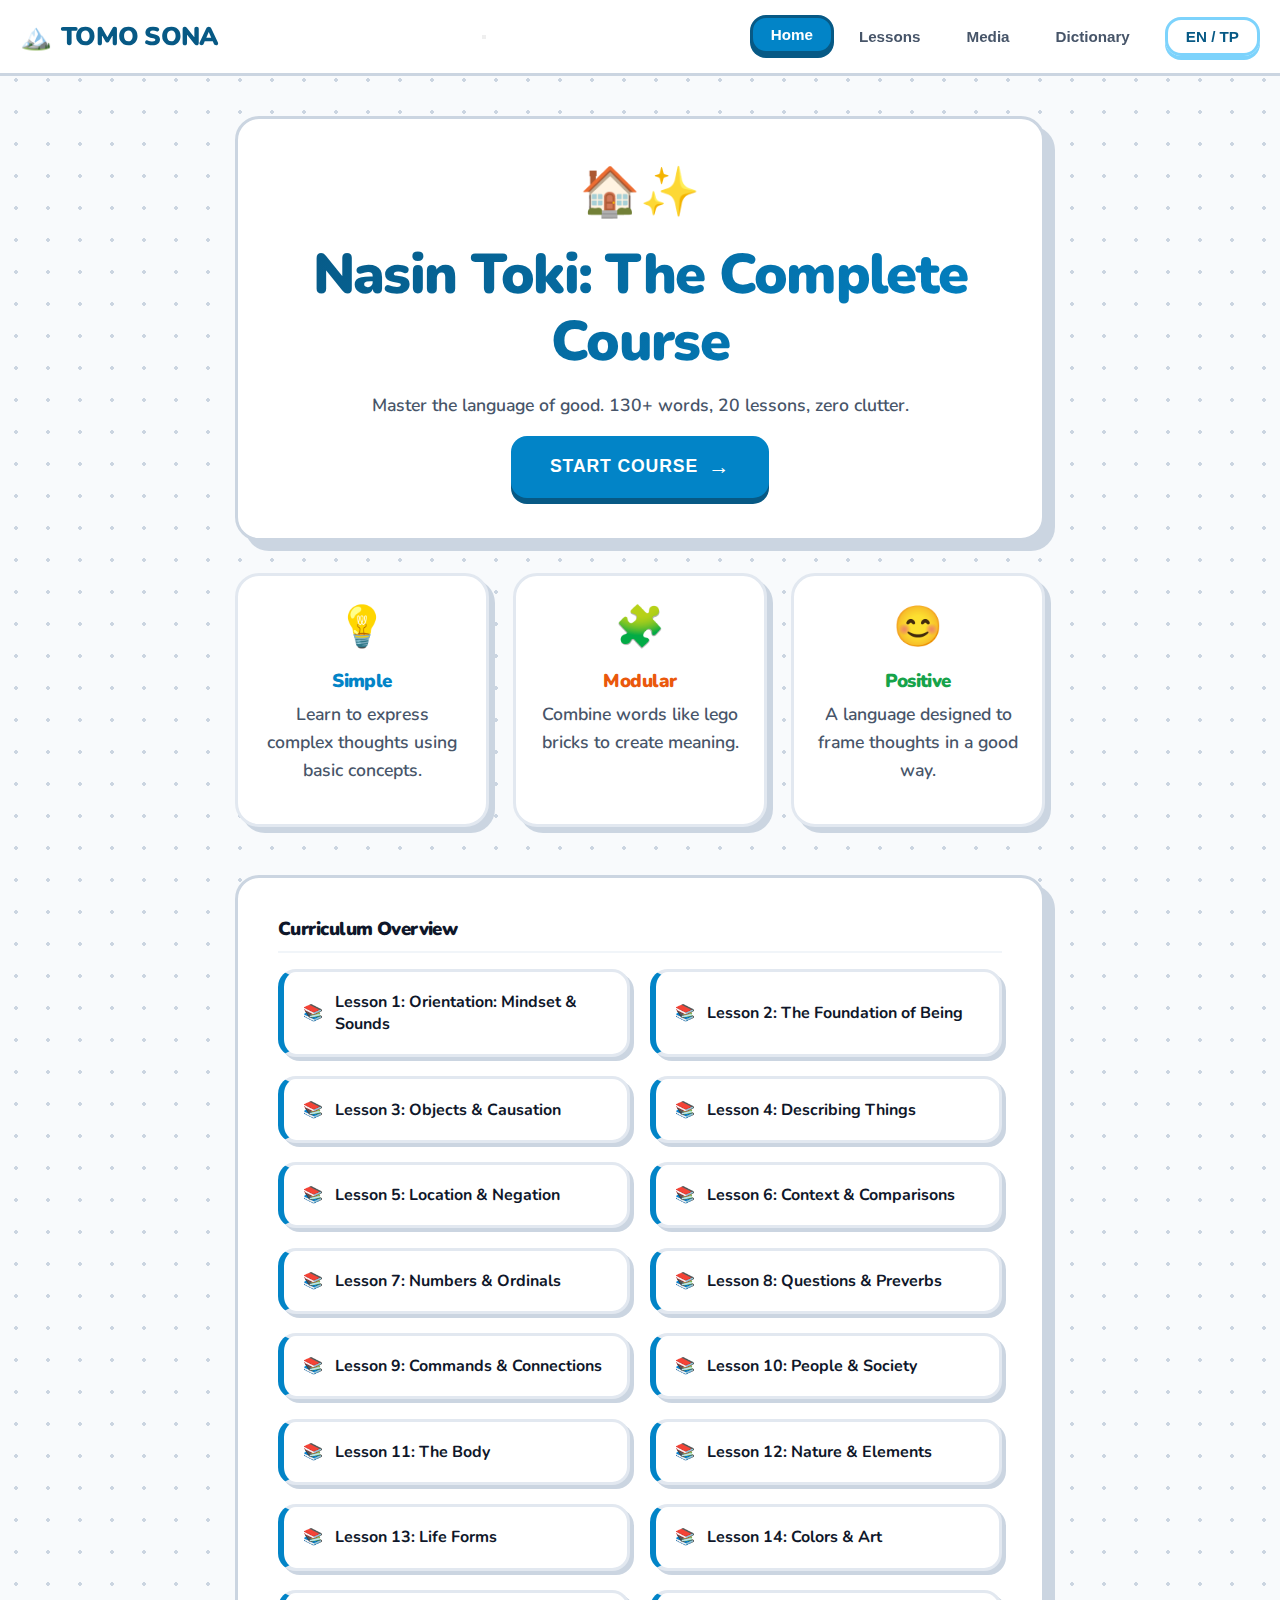
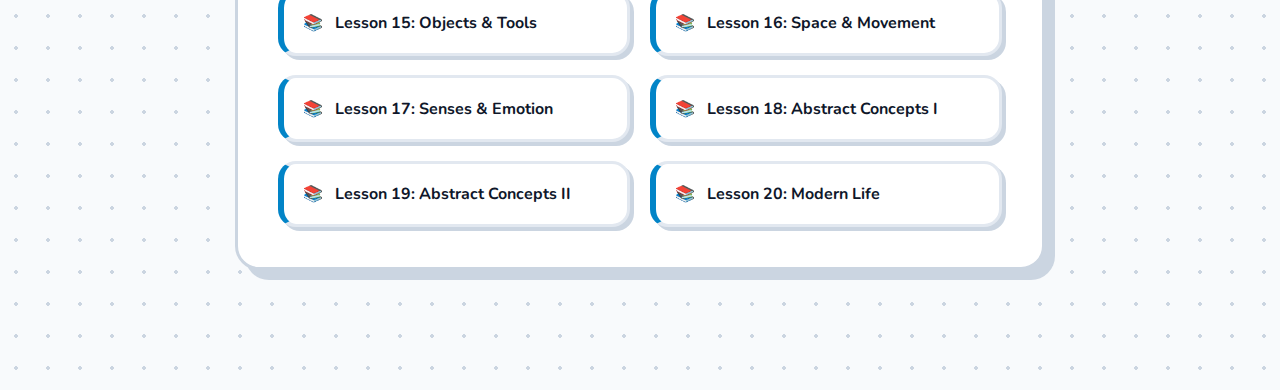
<file: index.html>
<!DOCTYPE html>
<html lang="en">
    
<head>
    <meta charset="UTF-8">
    <meta name="viewport" content="width=device-width, initial-scale=1.0">
    <meta name="description" content="Master the philosophy and vocabulary of Toki Pona through interactive lessons and stories.">
    <meta name="theme-color" content="#0284c7"> 
    
    <title>tomo sona - Learn Toki Pona</title>

    <link rel="preconnect" href="https://fonts.googleapis.com">
    <link rel="preconnect" href="https://fonts.gstatic.com" crossorigin>
    <link href="https://fonts.googleapis.com/css2?family=Nunito:wght@400;600;700;800;900&display=swap" rel="stylesheet">

    <link rel="stylesheet" href="css/style.css">
    
    <style>
        /* Ensures the loading screen is centered and colored before JS/External CSS takes over */
        .loading-state {
            display: flex;
            flex-direction: column;
            align-items: center;
            justify-content: center;
            min-height: 60vh;
            color: var(--primary-dark, #075985); /* Uses variable with fallback */
            animation: fadeIn 0.5s ease;
        }
        @keyframes fadeIn { from { opacity: 0; } to { opacity: 1; } }
    </style>

    <link rel="icon" href="data:image/svg+xml,<svg xmlns=%22http://www.w3.org/2000/svg%22 viewBox=%220 0 100 100%22><text y=%22.9em%22 font-size=%2290%22>🏔️</text></svg>">
</head>
<body>

    <header role="banner">
        <div class="logo" aria-label="Tomo Sona Logo">tomo sona</div>
        
        <button class="mobile-menu-btn" onclick="app.ui.toggleMenu()" aria-label="Toggle Menu" aria-expanded="false">
            <span class="bar"></span>
            <span class="bar"></span>
            <span class="bar"></span>
        </button>

        <nav id="main-nav" role="navigation" aria-label="Main Menu">
            <button class="nav-btn active" onclick="app.router('home')" data-icon="🏠">
                <span>Home</span>
            </button>
            <button class="nav-btn" onclick="app.router('course')" data-icon="🗺️">
                <span>Lessons</span>
            </button>
            <button class="nav-btn" onclick="app.router('media')" data-icon="📜">
                <span>Media</span>
            </button>
            <button class="nav-btn" onclick="app.router('dictionary')" data-icon="📖">
                <span>Dictionary</span>
            </button>
            
            <button class="nav-btn lang-toggle" onclick="app.toggleLang()" data-icon="EN" aria-label="Switch Language">
                <span>EN / TP</span>
            </button>
        </nav>
    </header>

    <main id="app-root" role="main">
        <div class="loading-state">
            <div style="font-size: 4rem; margin-bottom: 1rem;">🏔️</div>
            <h2 style="font-weight: 900; letter-spacing: -0.03em;">Loading...</h2>
        </div>
    </main>

    <script src="js/data.js" defer></script>
    <script src="js/app.js" defer></script>

</body>
</html>
</file>
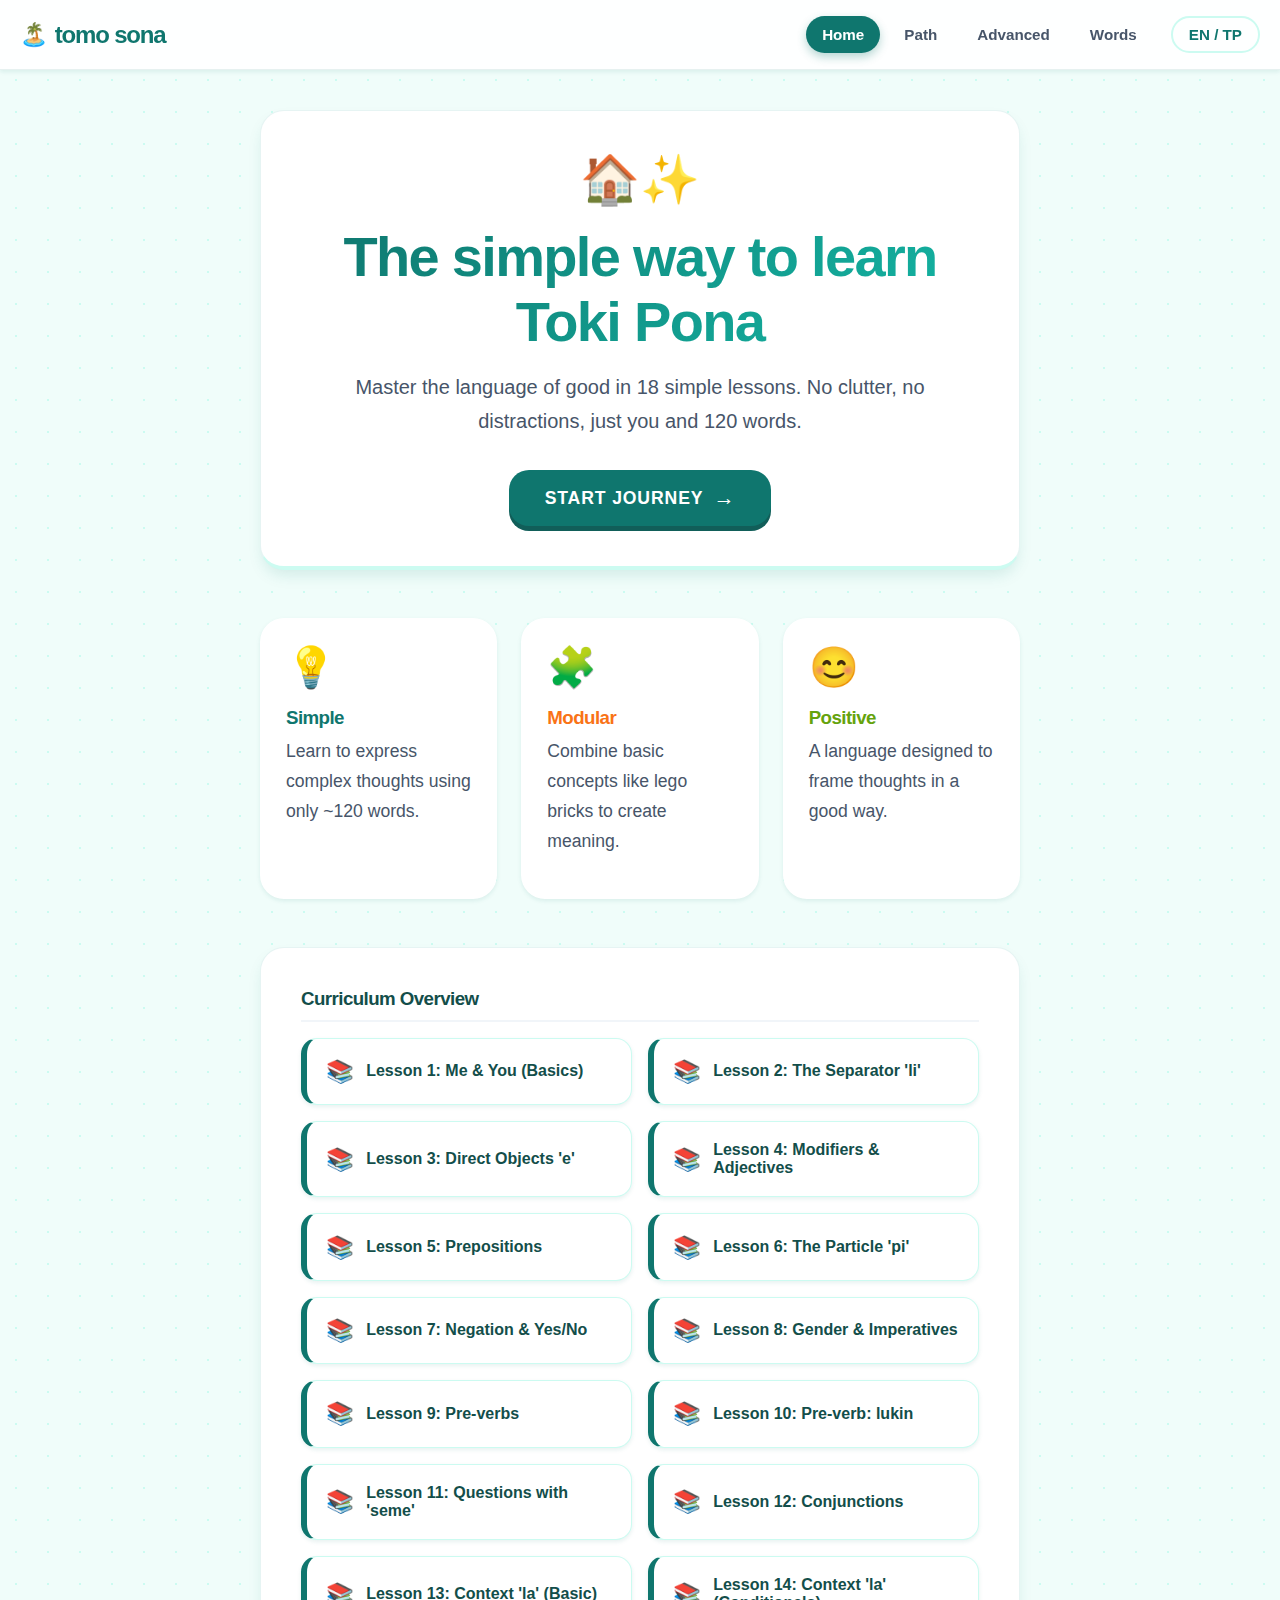
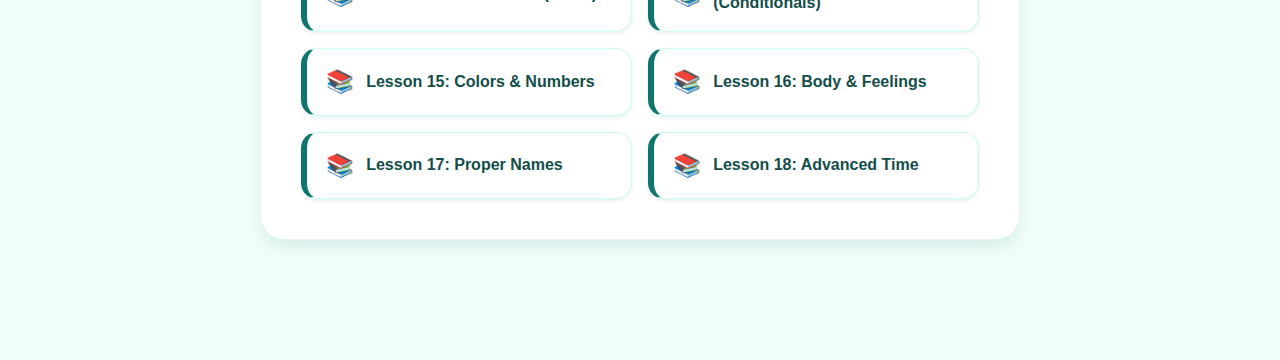
<file: tokipona2.html>
<!DOCTYPE html>
<html lang="en">
    
<head>
    <meta charset="UTF-8">
    <meta name="viewport" content="width=device-width, initial-scale=1.0">
    <title>tomo sona - Learn Toki Pona</title>
    <style>
        /* --- CSS VARIABLES & RESET --- */
        :root {
            /* FRESH PALETTE - TROPICAL TEAL & ORANGE */
            --bg-body: #f0fdfa;        /* Teal 50 - Fresh Minty Background */
            --bg-card: #ffffff;
            
            --text-main: #134e4a;      /* Teal 900 - Deep, rich text */
            --text-light: #475569;     /* Slate 600 - Balanced neutral */
            
            /* Primary: Ocean Teal - DARKENED FOR CONTRAST */
            --primary: #0f766e;        /* Teal 700 */
            --primary-dark: #115e59;   /* Teal 800 */
            --primary-light: #ccfbf1;  /* Teal 100 */
            
            /* Accent: Sunset Orange */
            --accent: #f97316;         /* Orange 500 */
            --accent-dark: #c2410c;    /* Orange 700 */
            --accent-light: #ffedd5;   /* Orange 100 */
            
            /* Success: Zesty Lime */
            --success: #65a30d;        /* Lime 600 */
            --success-dark: #3f6212;   /* Lime 800 */
            
            --error: #ef4444;          /* Red 500 */

            /* Advanced: Royal Purple */
            --advanced: #7e22ce;       /* Purple 700 */
            --advanced-light: #f3e8ff; /* Purple 100 */
            
            --nav-height: 70px;
            --radius: 24px;            /* Rounder, friendlier corners */
            
            /* COLORED SHADOWS */
            --shadow-sm: 0 2px 4px rgba(15, 118, 110, 0.1);
            --shadow-md: 0 8px 16px -4px rgba(15, 118, 110, 0.15);
            --shadow-lg: 0 20px 25px -5px rgba(15, 118, 110, 0.2), 0 8px 10px -6px rgba(15, 118, 110, 0.15);
        }

        * { box-sizing: border-box; margin: 0; padding: 0; font-family: 'Nunito', 'Segoe UI', sans-serif; -webkit-font-smoothing: antialiased; }
        
        body {
            background-color: var(--bg-body);
            color: var(--text-main);
            padding-bottom: 80px;
            background-image: radial-gradient(var(--primary-light) 1px, transparent 1px);
            background-size: 32px 32px;
            overflow-x: hidden; /* Prevent horizontal scroll from confetti */
        }

        /* --- TYPOGRAPHY --- */
        h1, h2, h3 { color: var(--text-main); margin-bottom: 0.5rem; font-weight: 800; letter-spacing: -0.03em; }
        h1 { color: var(--primary); font-size: 2.5rem; }
        p { line-height: 1.7; margin-bottom: 1rem; font-size: 1.1rem; color: var(--text-light); }
        
        /* --- NAVIGATION --- */
        header {
            position: sticky;
            top: 0;
            background: rgba(255, 255, 255, 0.9);
            backdrop-filter: blur(12px);
            border-bottom: 1px solid rgba(15, 118, 110, 0.1); 
            z-index: 1000;
            padding: 0 20px;
            display: flex;
            justify-content: space-between;
            align-items: center;
            height: var(--nav-height);
            box-shadow: var(--shadow-sm);
        }

        .logo { font-size: 1.5rem; font-weight: 900; color: var(--primary); display: flex; align-items: center; gap: 8px; letter-spacing: -0.05em;}
        .logo::before { content: '🏝️'; font-size: 1.4rem; }
        
        nav { display: flex; gap: 8px; }
        
        .nav-btn {
            background: transparent;
            border: none;
            padding: 8px 16px;
            cursor: pointer;
            font-weight: 700;
            color: var(--text-light);
            border-radius: 99px;
            transition: all 0.2s cubic-bezier(0.4, 0, 0.2, 1);
            font-size: 0.95rem;
        }

        .nav-btn:hover { background-color: var(--primary-light); color: var(--primary); transform: translateY(-1px); }
        .nav-btn.active { background-color: var(--primary); color: white; box-shadow: 0 4px 10px rgba(15, 118, 110, 0.3); }

        .lang-toggle {
            border: 2px solid var(--primary-light);
            color: var(--primary);
            margin-left: 10px;
        }

        /* --- MAIN CONTAINER --- */
        main {
            max-width: 800px;
            margin: 40px auto;
            padding: 0 20px;
            min-height: 80vh;
        }

        /* --- ANIMATIONS --- */
        .view-section { display: none; animation: fadeIn 0.4s ease-out; }
        .view-section.active { display: block; }
        @keyframes fadeIn { from { opacity: 0; transform: translateY(10px); } to { opacity: 1; transform: translateY(0); } }
        
        @keyframes slideInRight { from { opacity: 0; transform: translateX(20px); } to { opacity: 1; transform: translateX(0); } }
        @keyframes popIn { from { opacity: 0; transform: scale(0.9); } to { opacity: 1; transform: scale(1); } }

        /* --- CONFETTI ANIMATION --- */
        .confetti {
            position: fixed;
            width: 10px;
            height: 10px;
            background-color: #f00;
            animation: fall linear forwards;
            z-index: 2000; /* On top of everything */
            pointer-events: none;
        }

        @keyframes fall {
            to { transform: translateY(100vh) rotate(720deg); opacity: 0; }
        }

        /* --- COMPONENTS --- */
        .card {
            background: var(--bg-card);
            border-radius: var(--radius);
            box-shadow: var(--shadow-md);
            padding: 2.5rem;
            border: 1px solid rgba(13, 148, 136, 0.1);
        }

        /* Hero Section on Home */
        .hero { text-align: center; border-bottom: 4px solid var(--primary-light); }
        .hero h1 { font-size: 3.5rem; margin-bottom: 1rem; background: linear-gradient(135deg, var(--primary) 0%, #14b8a6 100%); -webkit-background-clip: text; -webkit-text-fill-color: transparent; }
        .hero p { font-size: 1.25rem; color: var(--text-light); max-width: 600px; margin: 0 auto 2rem auto; }
        
        .features-grid {
            display: grid;
            grid-template-columns: repeat(3, 1fr);
            gap: 1.5rem;
            margin-bottom: 3rem;
        }
        .feature-card {
            background: white;
            padding: 1.5rem;
            border-radius: var(--radius);
            box-shadow: var(--shadow-sm);
            border: 2px solid transparent;
            transition: all 0.2s cubic-bezier(0.4, 0, 0.2, 1);
        }
        .feature-card:hover { transform: translateY(-6px); box-shadow: var(--shadow-lg); border-color: var(--primary-light); }
        .feature-icon { font-size: 2.5rem; margin-bottom: 1rem; display: block; }

        /* Outline Grid */
        .outline-grid {
            display: grid;
            grid-template-columns: repeat(auto-fill, minmax(280px, 1fr));
            gap: 1rem;
            margin-top: 1rem;
        }
        .outline-item {
            background: white;
            padding: 1.2rem;
            border-radius: 16px;
            border: 1px solid var(--primary-light);
            display: flex;
            align-items: center;
            gap: 12px;
            font-weight: 700;
            color: var(--text-main);
            transition: transform 0.2s;
            box-shadow: var(--shadow-sm);
        }
        .outline-item:hover { transform: translateX(4px); border-color: var(--primary); }
        .outline-item.lesson-item { border-left: 6px solid var(--primary); }
        .outline-icon { opacity: 1; font-size: 1.4rem; }

        /* Advanced Card Styles */
        .advanced-card {
            border-left: 6px solid var(--advanced);
        }
        .advanced-icon {
            color: var(--advanced);
            background: var(--advanced-light);
            width: 50px; height: 50px;
            border-radius: 50%;
            display: flex; align-items: center; justify-content: center;
            font-size: 1.5rem;
            margin-right: 15px;
        }

        /* --- SINE WAVE PATH STYLE --- */
        .path-wrapper {
            position: relative;
            max-width: 600px;
            margin: 0 auto;
            padding-bottom: 100px;
        }

        .path-svg {
            position: absolute;
            top: 0;
            left: 0;
            width: 100%;
            height: 100%;
            z-index: 0;
            pointer-events: none;
        }

        .path-svg path {
            fill: none;
            stroke: #ccfbf1;
            stroke-width: 16;
            stroke-linecap: round;
            filter: drop-shadow(0 4px 6px rgba(13, 148, 136, 0.1));
        }

        .path-node-container {
            position: absolute;
            transform: translateX(-50%);
            display: flex;
            align-items: center;
            justify-content: center;
            z-index: 2;
        }

        /* 3D Circular Button */
        .path-icon-btn {
            width: 80px;
            height: 80px;
            border-radius: 50%;
            background-color: var(--primary);
            box-shadow: 0 10px 0 var(--primary-dark), 0 20px 25px rgba(15, 118, 110, 0.4);
            display: flex;
            align-items: center;
            justify-content: center;
            font-size: 2rem;
            color: white;
            cursor: pointer;
            transition: transform 0.1s, box-shadow 0.1s;
            border: 6px solid white; 
        }

        .path-icon-btn:active {
            transform: translateY(10px);
            box-shadow: 0 0 0 var(--primary-dark);
        }

        .path-icon-btn:hover {
            transform: scale(1.05) translateY(-2px);
            background-color: #115e59;
        }

        .path-icon-btn.start-node {
            background-color: var(--success);
            box-shadow: 0 10px 0 var(--success-dark), 0 20px 25px rgba(63, 98, 18, 0.4);
            width: 90px;
            height: 90px;
            font-size: 2.5rem;
        }
        
        .path-icon-btn.test-node {
            background-color: var(--accent);
            box-shadow: 0 10px 0 var(--accent-dark), 0 20px 25px rgba(194, 65, 12, 0.4);
            border-radius: 30px;
        }

        /* Start Bubble */
        .start-bubble {
            position: absolute;
            top: -60px;
            left: 50%;
            transform: translateX(-50%);
            background: white;
            border: 3px solid var(--success);
            padding: 8px 16px;
            border-radius: 14px;
            font-weight: 800;
            color: var(--success-dark);
            box-shadow: var(--shadow-md);
            text-transform: uppercase;
            letter-spacing: 0.05em;
            animation: bounce 2s infinite;
            white-space: nowrap;
            z-index: 5;
        }
        .start-bubble::after {
            content: '';
            position: absolute;
            bottom: -6px;
            left: 50%;
            transform: translateX(-50%);
            border-left: 6px solid transparent;
            border-right: 6px solid transparent;
            border-top: 6px solid var(--success);
        }

        @keyframes bounce {
            0%, 100% { transform: translateY(0) translateX(-50%); }
            50% { transform: translateY(-6px) translateX(-50%); }
        }

        /* Lesson Card (Popout) */
        .path-card {
            position: absolute;
            top: 50%;
            transform: translateY(-50%);
            background: white;
            padding: 1.2rem;
            border-radius: 20px;
            border: 2px solid #ccfbf1;
            box-shadow: var(--shadow-sm);
            width: 190px;
            transition: all 0.2s cubic-bezier(0.175, 0.885, 0.32, 1.275);
            cursor: pointer;
            text-align: left;
            opacity: 0.9;
        }
        
        .path-card:hover {
            transform: translateY(-50%) scale(1.1);
            border-color: var(--primary);
            opacity: 1;
            z-index: 10;
            box-shadow: var(--shadow-md);
        }

        .path-card.left { right: 110px; text-align: right; }
        .path-card.right { left: 110px; text-align: left; }

        .path-card h3 { margin: 0; font-size: 1rem; color: var(--text-main); font-weight: 800; }
        .path-card p { margin: 2px 0 0 0; font-size: 0.85rem; color: var(--text-light); line-height: 1.3; font-weight: 600; }

        /* --- NEW LESSON LAYOUT (STEPPER) --- */
        .lesson-container {
            max-width: 700px;
            margin: 0 auto;
        }

        .progress-header {
            margin-bottom: 2rem;
            display: flex;
            align-items: center;
            gap: 15px;
        }

        .close-btn {
            background: white;
            border: 2px solid #e5e7eb;
            border-radius: 50%;
            width: 40px; height: 40px;
            font-size: 1.2rem;
            cursor: pointer;
            color: var(--text-light);
            display: flex; align-items: center; justify-content: center;
            transition: all 0.2s;
        }
        .close-btn:hover { color: var(--error); border-color: var(--error); transform: rotate(90deg); }

        .progress-track {
            flex-grow: 1;
            height: 16px;
            background: #ccfbf1;
            border-radius: 99px;
            overflow: hidden;
            border: 2px solid white;
            box-shadow: 0 0 0 2px #ccfbf1;
        }

        .progress-fill {
            height: 100%;
            background: linear-gradient(90deg, var(--success) 0%, #a3e635 100%);
            width: 0%;
            transition: width 0.5s cubic-bezier(0.4, 0, 0.2, 1);
            border-radius: 99px;
        }

        /* Lesson Slides */
        .lesson-slide {
            display: none;
            animation: slideInRight 0.4s cubic-bezier(0.34, 1.56, 0.64, 1);
        }
        .lesson-slide.active { display: block; }

        .slide-footer {
            margin-top: 2rem;
            border-top: 2px solid #e5e7eb;
            padding-top: 2rem;
            display: flex;
            justify-content: space-between;
            align-items: center;
        }

        .slide-status { font-weight: 800; color: var(--primary-dark); font-size: 1rem; letter-spacing: 0.05em; }

        /* NEW VOCABULARY SECTION CARD (Eye-Catching) */
        .vocab-section-card {
            background: linear-gradient(to bottom right, #ffffff, var(--primary-light));
            border: 4px solid var(--primary-light);
            border-radius: 32px;
            padding: 3rem 1.5rem 1.5rem 1.5rem;
            box-shadow: var(--shadow-lg);
            margin-bottom: 2.5rem;
            position: relative;
            margin-top: 2rem; /* Increased top margin to prevent clipping */
        }

        .vocab-badge {
            position: absolute;
            top: -22px;
            left: 50%;
            transform: translateX(-50%);
            background: var(--primary);
            color: white;
            padding: 10px 30px;
            border-radius: 99px;
            font-size: 1.1rem;
            font-weight: 800;
            letter-spacing: 0.05em;
            box-shadow: 0 4px 6px rgba(15, 118, 110, 0.3), 0 0 0 4px #ffffff;
            white-space: nowrap;
            z-index: 2;
        }

        /* Flashcards (Restyled for Grid) */
        .vocab-grid { 
            display: grid; 
            grid-template-columns: repeat(auto-fill, minmax(140px, 1fr)); 
            gap: 2rem; /* Increased Row Spacing */
            margin-bottom: 2rem; 
        }
        
        .flashcard { 
            background: transparent; 
            height: 170px; 
            perspective: 1000px; 
            cursor: pointer; 
        }
        .flashcard-inner { 
            position: relative; width: 100%; height: 100%; 
            transition: transform 0.6s cubic-bezier(0.4, 0, 0.2, 1); 
            transform-style: preserve-3d; 
        }
        .flashcard.flipped .flashcard-inner { transform: rotateY(180deg); }
        
        .flashcard-front, .flashcard-back {
            position: absolute; width: 100%; height: 100%; backface-visibility: hidden;
            display: flex; flex-direction: column; align-items: center; justify-content: center;
            border-radius: 20px; padding: 1rem; box-shadow: 0 4px 0 #cbd5e1;
            text-align: center; border: 2px solid #e2e8f0;
            background: white;
        }
        
        .flashcard:active .flashcard-front { transform: translateY(4px); box-shadow: none; }
        
        .flashcard-front { color: var(--text-main); }
        .flashcard-front h3 { color: var(--primary); margin: 0; font-size: 1.4rem; }
        
        .flashcard-back { 
            background: var(--primary-light); 
            color: var(--primary-dark); 
            transform: rotateY(180deg); 
            border-color: var(--primary);
            box-shadow: 0 4px 0 var(--primary);
        }
        .flashcard-back p { font-size: 1rem; margin: 0; line-height: 1.4; }

        /* Quiz */
        .option-btn {
            padding: 18px 24px; background: white; border: 2px solid #e2e8f0;
            border-radius: 18px; cursor: pointer; font-weight: 700; color: var(--text-main);
            transition: all 0.2s; box-shadow: 0 4px 0 #cbd5e1;
            margin-bottom: 0;
            text-align: left;
            display: flex; justify-content: space-between; align-items: center;
            font-size: 1.05rem;
        }
        .option-btn:active { transform: translateY(4px); box-shadow: none; }
        .option-btn:hover { border-color: var(--primary); color: var(--primary); transform: translateY(-2px); box-shadow: 0 6px 0 var(--primary-light); }
        
        .option-btn.correct { background: #ecfccb; border-color: var(--success); color: #365314; box-shadow: 0 4px 0 var(--success); }
        .option-btn.incorrect { background: #fee2e2; border-color: var(--error); color: #991b1b; box-shadow: 0 4px 0 var(--error); }

        /* Content Boxes */
        .grammar-box, .story-box { padding: 2rem; border-radius: var(--radius); margin-bottom: 1.5rem; line-height: 1.8; box-shadow: inset 0 2px 4px rgba(0,0,0,0.03); }
        .grammar-box { background: #f0fdfa; border: 2px solid #99f6e4; color: #115e59; }
        .story-box { background: #fff7ed; border: 2px solid #fed7aa; color: #9a3412; font-size: 1.15rem; }
        
        .grammar-box h3 { color: #0d9488; margin-top: 0; font-size: 1.3rem; }
        .grammar-box ul { padding-left: 20px; margin-bottom: 1rem; }
        .grammar-box li { margin-bottom: 8px; }

        /* Buttons */
        .btn {
            background: var(--primary); color: white; padding: 16px 36px; border: none;
            border-radius: 20px; cursor: pointer; font-size: 1.1rem; font-weight: 800;
            box-shadow: 0 5px 0 var(--primary-dark); transition: transform 0.1s;
            display: inline-flex; align-items: center; gap: 10px; text-transform: uppercase; letter-spacing: 0.05em;
        }
        .btn:hover { background: #115e59; transform: translateY(-2px); box-shadow: 0 7px 0 var(--primary-dark); }
        .btn:active { transform: translateY(5px); box-shadow: none; }
        
        .btn-outline { background: white; color: var(--text-main); border: 2px solid #e5e7eb; box-shadow: 0 5px 0 #cbd5e1; }
        .btn-outline:hover { border-color: #cbd5e1; background: #f9fafb; transform: translateY(-2px); box-shadow: 0 7px 0 #cbd5e1; }
        .btn-outline:active { transform: translateY(5px); box-shadow: none; }
        
        .btn-success { background: var(--success); box-shadow: 0 5px 0 var(--success-dark); }
        .btn-success:hover { background: #4d7c0f; transform: translateY(-2px); box-shadow: 0 7px 0 var(--success-dark); }
        .btn-success:active { transform: translateY(5px); box-shadow: none; }

        .btn:disabled { opacity: 0.5; cursor: not-allowed; transform: none; box-shadow: none; background: #9ca3af; }

        /* Results Card */
        .results-card {
            text-align: center;
            padding: 3rem 1rem;
            animation: popIn 0.5s cubic-bezier(0.175, 0.885, 0.32, 1.275);
        }
        .score-circle {
            width: 160px; height: 160px; border-radius: 50%;
            background: var(--primary); color: white;
            display: flex; flex-direction: column; align-items: center; justify-content: center;
            margin: 0 auto 2rem auto;
            border: 8px solid var(--primary-light);
            box-shadow: 0 20px 40px rgba(15, 118, 110, 0.3);
            animation: bounce 2s infinite ease-in-out;
        }
        .score-val { font-size: 3.5rem; font-weight: 900; line-height: 1; }
        .score-max { font-size: 1.2rem; opacity: 0.9; }

        /* Responsive */
        @media (max-width: 600px) {
            .hero h1 { font-size: 2.5rem; }
            .nav-btn span { display: none; }
            .nav-btn::after { content: attr(data-icon); font-size: 1.2rem; }
            
            .path-card { width: 140px; font-size: 0.8rem; }
            .path-card.left { right: 90px; }
            .path-card.right { left: 90px; }

            .grammar-box, .story-box, .card { padding: 1.5rem; }
            .vocab-grid { grid-template-columns: repeat(2, 1fr); }
            
            /* ADDED: Stack features on mobile, but keep row on desktop */
            .features-grid { grid-template-columns: 1fr; }
        }
    </style>
</head>
<body>

    <header>
        <div class="logo">tomo sona</div>
        <nav>
            <button class="nav-btn active" onclick="app.router('home')" data-icon="🏠"><span>Home</span></button>
            <button class="nav-btn" onclick="app.router('path')" data-icon="🗺️"><span>Path</span></button>
            <button class="nav-btn" onclick="app.router('advanced')" data-icon="🚀"><span>Advanced</span></button>
            <button class="nav-btn" onclick="app.router('dictionary')" data-icon="📖"><span>Words</span></button>
            <button class="nav-btn lang-toggle" onclick="app.toggleLang()">EN / TP</button>
        </nav>
    </header>

    <main id="app-root">
        </main>

    <script>
        /**
         * TOKI PONA EDUCATIONAL DATA
         */
        
        const UI_TEXT = {
            en: {
                welcome: "The simple way to learn Toki Pona",
                intro: "Master the language of good in 18 simple lessons. No clutter, no distractions, just you and 120 words.",
                start: "Start Journey",
                lesson: "Lesson",
                test: "Checkpoint",
                vocab: "New Vocabulary",
                grammar: "Grammar Rules",
                story: "Story Time",
                quiz: "Quick Quiz",
                next: "CONTINUE",
                finish: "COMPLETE LESSON",
                score: "Lesson Complete!",
                scoreMsg: "You scored:",
                back: "Back",
                outline: "Curriculum Overview",
                tapToFlip: "Tap cards to flip",
                simpleTitle: "Simple",
                simpleDesc: "Learn to express complex thoughts using only ~120 words.",
                modularTitle: "Modular",
                modularDesc: "Combine basic concepts like lego bricks to create meaning.",
                positiveTitle: "Positive",
                positiveDesc: "A language designed to frame thoughts in a good way.",
                dictTitle: "Dictionary",
                dictDesc: "All words learned so far.",
                startNode: "Start",
                perfect: "Perfect!",
                good: "Good Job!",
                tryAgain: "Try Again",
                homeNav: "Home",
                pathNav: "Path",
                wordsNav: "Words",
                advancedNav: "Advanced",
                advancedTitle: "Advanced Studies",
                advancedDesc: "Deep dives into numbers, time, and complex grammar."
            },
            tp: {
                welcome: "nasin pona pi kama sona",
                intro: "o kama sona e toki pona kepeken nasin lili. ijo ike li lon ala. sina en nimi 120 taso li lon.",
                start: "o tawa nasin",
                lesson: "sona",
                test: "kipisi kute",
                vocab: "nimi sin",
                grammar: "nasin toki",
                story: "musi toki",
                quiz: "pilin sona",
                next: "TAWA",
                finish: "PINI SONA",
                score: "pini pona!",
                scoreMsg: "nanpa sina:",
                back: "tawa",
                outline: "lukin nasin",
                tapToFlip: "o luka e lipu",
                simpleTitle: "pona",
                simpleDesc: "toki e ijo suli kepeken nimi lili.",
                modularTitle: "lili",
                modularDesc: "o kama sona e ijo lili. o wan e ona.",
                positiveTitle: "pilin",
                positiveDesc: "toki ni li tawa pilin pona.",
                dictTitle: "lipu nimi",
                dictDesc: "nimi ale pi kama sona.",
                startNode: "open",
                perfect: "pona mute!",
                good: "pona!",
                tryAgain: "o kama sona sin.",
                homeNav: "tomo",
                pathNav: "nasin",
                wordsNav: "nimi",
                advancedNav: "suli",
                advancedTitle: "sona suli",
                advancedDesc: "o kama sona e nanpa e tenpo e ijo mute."
            }
        };

        const curriculum = [
            // --- SECTION 1: BASICS ---
            {
                id: 1, type: "lesson", title: "Me & You (Basics)", desc: "Pronouns and Identity",
                vocab: [
                    { word: "mi", def: "I, me, we, us", type: "pronoun", ex: "mi moku. (I eat.)" },
                    { word: "sina", def: "you", type: "pronoun", ex: "sina pona. (You are good.)" },
                    { word: "jan", def: "person, human, to personify", type: "n/v/adj", ex: "jan li lape. (The person sleeps.)" },
                    { word: "pona", def: "good, simple, to fix", type: "n/v/adj", ex: "mi pona. (I am good.)" },
                    { word: "moku", def: "food, to eat/drink", type: "n/v/adj", ex: "mi moku. (I eat.)" }
                ],
                grammar: `
                    <h3>1. The Golden Rule: X li Y</h3>
                    <p>Welcome to Toki Pona! In English, we worry about verb tenses and complex grammar. Here, we care about <strong>context</strong>.</p>
                    
                    <p>A basic sentence has a Subject (what we are talking about) and a Predicate (what it is or does).</p>
                    
                    <h3>2. The Exception: "mi" and "sina"</h3>
                    <p>Usually, we use a separator word called <code>li</code>. However, if the subject is exactly <strong>mi</strong> (I/we) or <strong>sina</strong> (you), we skip the separator!.</p>
                    
                    <div class="grammar-box" style="background: white; border-color: var(--primary-light);">
                        <ul>
                            <li><strong>mi moku.</strong> = I eat. (or "I am eating")</li>
                            <li><strong>sina pona.</strong> = You are good. (or "You fix")</li>
                        </ul>
                    </div>
                    
                    <p><strong>Note:</strong> There is no word for "am", "is", or "are". We simply place the description next to the subject.</p>
                `,
                story: `<p><b>mi jan.</b> (I am a person.)</p><p><b>sina jan.</b> (You are a person.)</p><p><b>mi pona.</b> (I am good.)</p>`,
                quiz: [
                    { q: "Translate: 'I eat'", options: ["mi moku", "sina moku", "moku mi"], ans: 0 },
                    { q: "What does 'pona' mean?", options: ["Bad", "Good/Simple", "Person"], ans: 1 },
                    { q: "Translate: 'You are good'", options: ["sina pona", "mi pona", "sina moku"], ans: 0 },
                    { q: "Translate to English: 'mi jan'", options: ["I am a person", "You are a person", "Person eats"], ans: 0 },
                    { q: "Translate to English: 'sina moku'", options: ["I eat", "You eat", "Good food"], ans: 1 },
                    { q: "Identify the ERROR:", options: ["mi moku", "sina pona", "mi li moku"], ans: 2 },
                    { q: "Identify the ERROR:", options: ["sina li jan", "sina jan", "mi jan"], ans: 0 },
                    { q: "Build sentence: 'I am good'", options: ["mi pona", "pona mi", "mi li pona"], ans: 0 },
                    { q: "Build sentence: 'You eat'", options: ["moku sina", "sina moku", "sina li moku"], ans: 1 },
                    { q: "What is 'jan'?", options: ["Food", "Person", "Good"], ans: 1 }
                ]
            },
            {
                id: 2, type: "lesson", title: "The Separator 'li'", desc: "Talking about others",
                vocab: [
                    { word: "li", def: "(separator) between subject and verb", type: "particle", ex: "jan li lape." },
                    { word: "suli", def: "big, size, to grow", type: "n/v/adj", ex: "tomo li suli." },
                    { word: "lili", def: "small, few, to shrink", type: "n/v/adj", ex: "waso lili." },
                    { word: "telo", def: "water, liquid, wet, to wash", type: "n/v/adj", ex: "mi moku e telo." },
                    { word: "suno", def: "sun, light, to shine", type: "n/v/adj", ex: "suno li seli." }
                ],
                grammar: `
                    <h3>The Predicate Marker: 'li'</h3>
                    <p>In Lesson 1, we learned that <em>mi</em> and <em>sina</em> are special. For <strong>everyone and everything else</strong>, we need a way to separate the Subject from the Action. That is what <strong>li</strong> does.</p>
                    
                    <p>Think of <strong>li</strong> as an equals sign (=) or an arrow pointing to the action. It has no meaning on its own; it is just a grammatical road sign.</p>

                    <div class="grammar-box" style="background: white; border-color: var(--primary-light);">
                        <p><strong>Formula:</strong> Subject + <span style="color:var(--primary); font-weight:900;">li</span> + Action</p>
                    </div>

                    <ul>
                        <li><strong>telo <span style="color:var(--primary);">li</span> pona.</strong> <br> (Water = Good)</li>
                        <li><strong>jan <span style="color:var(--primary);">li</span> suli.</strong> <br> (Person = Big)</li>
                    </ul>
                    
                    <p><strong>Wait, is it "The person IS big" or "The person GREW"?</strong><br>
                    It can be both! Toki Pona relies on context. Adjectives (big) and Verbs (to grow) often look the same.</p>
                `,
                story: `<p><b>suno li suli.</b> (The sun is big.)</p><p><b>mi jan lili.</b> (I am a small person.)</p><p><b>telo li pona.</b> (The water is good.)</p>`,
                quiz: [
                    { q: "Translate: 'The water is small.'", options: ["telo lili.", "telo li lili.", "mi telo lili."], ans: 1 }, 
                    { q: "Which sentence is INCORRECT?", options: ["mi li moku.", "jan li moku.", "sina moku."], ans: 0 },
                    { q: "Translate: 'The sun is big'", options: ["suno li suli", "suno suli", "suli li suno"], ans: 0 },
                    { q: "Translate to English: 'telo li pona'", options: ["Water is good", "Good water", "I am water"], ans: 0 },
                    { q: "Translate to English: 'jan li suli'", options: ["The person is big", "The big person", "I am big"], ans: 0 },
                    { q: "Identify the ERROR:", options: ["jan li moku", "suno li suli", "sina li pona"], ans: 2 },
                    { q: "Identify the ERROR:", options: ["telo pona", "telo li pona", "mi pona"], ans: 0 },
                    { q: "Build sentence: 'Water is good'", options: ["telo li pona", "telo pona", "pona li telo"], ans: 0 },
                    { q: "Build sentence: 'The person eats'", options: ["jan moku", "jan li moku", "moku li jan"], ans: 1 },
                    { q: "What is 'lili'?", options: ["Big", "Small", "Water"], ans: 1 }
                ]
            },
            {
                id: 3, type: "lesson", title: "Direct Objects 'e'", desc: "Doing things to things",
                vocab: [
                    { word: "e", def: "(separator) introduces direct object", type: "particle", ex: "mi lukin e sina." },
                    { word: "kili", def: "fruit, vegetable", type: "n/v/adj", ex: "mi moku e kili." },
                    { word: "lukin", def: "eye, to see, visual", type: "n/v/adj", ex: "ona li lukin." },
                    { word: "jo", def: "to have, possession", type: "n/v/adj", ex: "mi jo e mani." },
                    { word: "waso", def: "bird, flying animal", type: "n/v/adj", ex: "waso li tawa." }
                ],
                grammar: `
                    <h3>The Direct Object Marker: 'e'</h3>
                    <p>When you do something <strong>TO</strong> something else, you need to mark the target. We use the particle <strong>e</strong> for this.</p>
                    
                    <p>Think of <strong>e</strong> as an arrow (&rarr;) pointing to the object receiving the action.</p>

                    <div class="grammar-box" style="background: white; border-color: var(--primary-light);">
                        <p><strong>Formula:</strong> Subject + <em>li</em> + Action + <span style="color:var(--accent); font-weight:900;">e</span> + Object</p>
                    </div>

                    <ul>
                        <li><strong>mi moku <span style="color:var(--accent);">e</span> kili.</strong><br>(I eat &rarr; fruit.)</li>
                        <li><strong>jan li lukin <span style="color:var(--accent);">e</span> waso.</strong><br>(The person sees &rarr; the bird.)</li>
                    </ul>
                    
                    <p><strong>Common Mistake:</strong> Do not use 'e' if you are just describing a state (e.g., "I am good"). Only use it for transitive actions (doing something to something).</p>
                `,
                story: `<p><b>mi lukin e waso.</b> (I see a bird.)</p><p><b>waso li lukin e mi.</b> (The bird sees me.)</p><p><b>waso li moku e kili.</b> (The bird eats fruit.)</p>`,
                quiz: [
                    { q: "Translate: 'I have water.'", options: ["mi jo telo.", "mi jo e telo.", "mi telo e jo."], ans: 1 }, 
                    { q: "What is 'kili'?", options: ["Tool", "Fruit/Veg", "Animal"], ans: 1 },
                    { q: "Translate: 'The person eats fruit'", options: ["jan li moku e kili", "jan moku kili", "jan li moku kili"], ans: 0 },
                    { q: "Translate to English: 'mi lukin e suno'", options: ["I see the sun", "The sun sees me", "I am the sun"], ans: 0 },
                    { q: "Translate to English: 'waso li jo e moku'", options: ["The bird has food", "The bird eats", "I have a bird"], ans: 0 },
                    { q: "Identify the ERROR:", options: ["mi lukin e sina", "mi lukin sina", "sina lukin e mi"], ans: 1 },
                    { q: "Identify the ERROR:", options: ["jan li jo e kili", "mi jo e kili", "mi li jo e kili"], ans: 2 },
                    { q: "Build sentence: 'I see a bird'", options: ["mi lukin e waso", "mi lukin waso", "waso li lukin e mi"], ans: 0 },
                    { q: "Build sentence: 'You have fruit'", options: ["sina jo e kili", "sina jo kili", "sina li jo e kili"], ans: 0 },
                    { q: "What is 'lukin'?", options: ["To eat", "To see", "To have"], ans: 1 }
                ]
            },
            {
                id: 4, type: "lesson", title: "Modifiers & Adjectives", desc: "Describing things",
                vocab: [
                    { word: "loje", def: "red, redness, to redden", type: "n/v/adj", ex: "kili loje." },
                    { word: "walo", def: "white, whiteness", type: "n/v/adj", ex: "tomo walo." },
                    { word: "tomo", def: "house, structure, indoor", type: "n/v/adj", ex: "mi lon tomo." },
                    { word: "tawa", def: "movement, to go, moving", type: "n/v/adj", ex: "mi tawa tomo." },
                    { word: "ni", def: "this, that", type: "pronoun", ex: "ni li pona." }
                ],
                grammar: `
                    <h3>Adjectives Follow Nouns</h3>
                    <p>In English, we say "Red house". In Toki Pona, the order is flipped: "House red". The main word (the <strong>head</strong>) comes first, and the describers (modifiers) follow it.</p>

                    <div class="grammar-box" style="background: white; border-color: var(--primary-light);">
                        <p><strong>Formula:</strong> Noun + Modifier + Modifier</p>
                    </div>

                    <ul>
                        <li><strong>jan pona</strong> = Person + Good (Friend)</li>
                        <li><strong>tomo loje</strong> = House + Red (Red house)</li>
                        <li><strong>waso lili</strong> = Bird + Small (Small bird)</li>
                    </ul>
                    
                    <p><strong>Stacking:</strong> You can stack them! <em>tomo loje suli</em> = "House red big" (Big red house).</p>
                `,
                story: `<p><b>waso ni li lili.</b> (This bird is small.)</p><p><b>waso lili li loje.</b> (The small bird is red.)</p><p><b>mi tawa tomo walo.</b> (I go to the white house.)</p>`,
                quiz: [
                    { q: "Translate: 'Red fruit'", options: ["loje kili", "kili loje", "kili li loje"], ans: 1 }, 
                    { q: "Translate: 'That small house'", options: ["tomo lili ni", "ni tomo lili", "tomo ni lili"], ans: 0 },
                    { q: "Translate: 'Good person'", options: ["jan pona", "pona jan", "jan li pona"], ans: 0 },
                    { q: "Translate to English: 'tomo walo'", options: ["White house", "Big house", "My house"], ans: 0 },
                    { q: "Translate to English: 'waso loje'", options: ["Red bird", "Small bird", "Eating bird"], ans: 0 },
                    { q: "Identify the ERROR:", options: ["kili loje", "loje kili", "tomo suli"], ans: 1 },
                    { q: "Identify the ERROR:", options: ["jan pona", "jan ni", "ni jan"], ans: 2 },
                    { q: "Build sentence: 'This person is good'", options: ["jan ni li pona", "jan pona li ni", "ni jan li pona"], ans: 0 },
                    { q: "Build sentence: 'I see a red bird'", options: ["mi lukin e waso loje", "mi lukin e loje waso", "mi lukin waso loje"], ans: 0 },
                    { q: "What is 'tawa'?", options: ["House", "To go/Move", "To sleep"], ans: 1 }
                ]
            },
            {
                id: 5, type: "lesson", title: "Prepositions", desc: "Location and Tools",
                vocab: [
                    { word: "lon", def: "in, at, true, to exist", type: "n/v/adj/prep", ex: "mi lon tomo." },
                    { word: "kepeken", def: "to use, with, using", type: "n/v/adj/prep", ex: "mi moku kepeken ilo." },
                    { word: "sama", def: "same, like, sibling", type: "n/v/adj/prep", ex: "ona li sama mi." },
                    { word: "ilo", def: "tool, device, useful", type: "n/v/adj", ex: "ilo moku (fork/spoon)." }
                ],
                grammar: `
                    <h3>Prepositions (Location & Tools)</h3>
                    <p>Prepositions like <strong>lon</strong> (at/in) and <strong>kepeken</strong> (with/using) connect words differently. They usually don't need the 'e' marker because they have their own built-in direction.</p>

                    <div class="grammar-box" style="background: white; border-color: var(--primary-light);">
                        <p><strong>Formula:</strong> Subject + <em>li</em> + Verb + Preposition + Noun</p>
                    </div>

                    <ul>
                        <li><strong>mi lon tomo.</strong><br>(I am <strong>at</strong> the house.)</li>
                        <li><strong>mi moku kepeken ilo.</strong><br>(I eat <strong>using</strong> a tool.)</li>
                        <li><strong>ona li sama mi.</strong><br>(They are <strong>like</strong> me.)</li>
                    </ul>
                    
                    <p><strong>Note:</strong> Sometimes 'lon' acts as the main verb ("to be present/to exist").</p>
                `,
                story: `<p><b>waso loje li lon tomo.</b> (The red bird is in the house.)</p><p><b>mi moku kepeken ilo.</b> (I eat using a tool.)</p><p><b>waso li sama mi.</b> (The bird is like me.)</p>`,
                quiz: [
                    { q: "Translate: 'I am at the house.'", options: ["mi lon tomo.", "mi li lon tomo.", "mi lon e tomo."], ans: 0 }, 
                    { q: "Translate: 'Using a tool'", options: ["kepeken ilo", "lon ilo", "tawa ilo"], ans: 0 },
                    { q: "Translate: 'He eats with a spoon'", options: ["ona li moku kepeken ilo", "ona li moku e ilo", "ona li kepeken moku"], ans: 0 },
                    { q: "Translate to English: 'jan li sama mi'", options: ["The person is like me", "The person sees me", "I like the person"], ans: 0 },
                    { q: "Translate to English: 'ilo moku'", options: ["Eating tool (cutlery)", "Food tool", "I eat tool"], ans: 0 },
                    { q: "Identify the ERROR:", options: ["mi lon e tomo", "mi lon tomo", "jan li lon tomo"], ans: 0 },
                    { q: "Identify the ERROR:", options: ["mi moku kepeken ilo", "mi moku e kepeken ilo", "mi kepeken ilo"], ans: 1 },
                    { q: "Build sentence: 'I am in the water'", options: ["mi lon telo", "mi lon e telo", "mi li lon telo"], ans: 0 },
                    { q: "Build sentence: 'You are like a bird'", options: ["sina sama waso", "sina sama e waso", "sina li sama waso"], ans: 0 },
                    { q: "What is 'lon'?", options: ["To eat", "In/At/True", "Tool"], ans: 1 }
                ]
            },
            // --- TEST 1 ---
            {
                id: "T1", type: "test", title: "Checkpoint 1", desc: "Testing Lessons 1-5",
                vocab: [],
                grammar: "This test covers: mi/sina, li, e, adjectives, and basic prepositions.",
                story: "",
                quiz: [
                    { q: "Translate: 'I see that red house.'", options: ["mi lukin e tomo loje ni.", "mi lukin tomo loje ni.", "mi li lukin e tomo ni loje."], ans: 0 },
                    { q: "Translate: 'The person eats good food.'", options: ["jan moku e moku pona.", "jan li moku e moku pona.", "jan li moku pona e moku."], ans: 1 },
                    { q: "Which word means 'water'?", options: ["suno", "telo", "tomo"], ans: 1 },
                    { q: "Does 'sina' take 'li'?", options: ["Yes", "No", "Only if followed by 'ni'"], ans: 1 },
                    { q: "Translate: 'waso suli'", options: ["Small bird", "Big bird", "Big fruit"], ans: 1 },
                    { q: "Identify the ERROR:", options: ["mi moku", "sina moku", "jan moku"], ans: 2 },
                    { q: "Identify the ERROR:", options: ["telo li pona", "telo pona", "mi pona"], ans: 1 },
                    { q: "Translate to English: 'tomo ni li loje'", options: ["This house is red", "Red house is this", "I see a red house"], ans: 0 },
                    { q: "Build sentence: 'The person has a tool'", options: ["jan li jo e ilo", "jan jo e ilo", "jan li jo ilo"], ans: 0 },
                    { q: "Build sentence: 'I use water'", options: ["mi kepeken telo", "mi kepeken e telo", "mi li kepeken telo"], ans: 0 }
                ]
            },
            // --- SECTION 2: STRUCTURE ---
            {
                id: 6, type: "lesson", title: "The Particle 'pi'", desc: "Grouping modifiers",
                vocab: [
                    { word: "pi", def: "(separator) of, regrouping", type: "particle", ex: "tomo pi telo nasa." },
                    { word: "kalama", def: "sound, noisy, to make noise", type: "n/v/adj", ex: "kalama musi." },
                    { word: "musi", def: "fun, artistic, to play", type: "n/v/adj", ex: "jan musi." },
                    { word: "nasa", def: "strange, crazy, to drive crazy", type: "n/v/adj", ex: "jan nasa." },
                    { word: "telo nasa", def: "alcohol (crazy water)", type: "noun phrase", ex: "mi moku e telo nasa." }
                ],
                grammar: `
                    <h3>The 'Of' Particle: 'pi'</h3>
                    <p>Toki Pona groups words from left to right. Sometimes, this gets messy. <strong>pi</strong> helps us regroup modifiers.</p>
                    
                    <p>Use <strong>pi</strong> when you want to describe a noun with a <em>phrase</em> (2+ words), not just a single word.</p>

                    <div class="grammar-box" style="background: white; border-color: var(--primary-light);">
                        <p><strong>Default:</strong> A B C = (A B) C<br>
                        <strong>With pi:</strong> A <strong>pi</strong> B C = A (B C)</p>
                    </div>

                    <ul>
                        <li><strong>tomo telo nasa</strong> = (Water-house) that is crazy. (A weird restroom?)</li>
                        <li><strong>tomo <span style="color:var(--advanced);">pi</span> telo nasa</strong> = House of (Crazy Water). (A bar/pub!)</li>
                    </ul>
                    
                    <p><strong>Rule of Thumb:</strong> Never use <em>pi</em> if only one word follows it. It's for grouping <em>two or more</em> modifiers.</p>
                `,
                story: `<p><b>waso li kalama.</b> (The bird makes noise.)</p><p><b>kalama ni li kalama musi.</b> (That sound is music.)</p><p><b>tomo pi waso loje li lili.</b> (The red bird's house is small.)</p>`,
                quiz: [
                    { q: "Translate: 'A bag of red water'", options: ["poki telo loje", "poki pi telo loje", "poki loje telo"], ans: 1 }, 
                    { q: "When do you use 'pi'?", options: ["To say 'of'", "To separate subject/verb", "To regroup multiple modifiers"], ans: 2 },
                    { q: "Translate: 'Crazy person'", options: ["jan nasa", "jan pi nasa", "nasa jan"], ans: 0 },
                    { q: "Translate to English: 'ilo kalama'", options: ["Sound tool (Instrument)", "Loud tool", "Tool noise"], ans: 0 },
                    { q: "Translate to English: 'tomo pi jan pona'", options: ["House of a friend", "Good person house", "Friend's good house"], ans: 0 },
                    { q: "Identify the ERROR:", options: ["jan pi pona", "jan pona", "jan pi pona lukin"], ans: 0 },
                    { q: "Identify the ERROR:", options: ["telo pi nasa", "telo nasa", "telo pi nasa mute"], ans: 0 },
                    { q: "Build sentence: 'House of water'", options: ["tomo pi telo", "tomo telo", "tomo li telo"], ans: 0 },
                    { q: "Build sentence: 'Water house (bathroom)'", options: ["tomo telo", "tomo pi telo", "telo tomo"], ans: 0 },
                    { q: "What is 'musi'?", options: ["Crazy", "Fun/Art", "Noise"], ans: 1 }
                ]
            },
            {
                id: 7, type: "lesson", title: "Negation & Yes/No", desc: "Saying No",
                vocab: [
                    { word: "ala", def: "no, not, zero, nothing", type: "n/v/adj", ex: "mi lape ala." },
                    { word: "lape", def: "sleep, sleeping, to sleep", type: "n/v/adj", ex: "ona li lape." },
                    { word: "wawa", def: "strong, power, to strengthen", type: "n/v/adj", ex: "jan wawa." },
                    { word: "pali", def: "work, activity, to make", type: "n/v/adj", ex: "mi pali." },
                    { word: "ken", def: "can, possible, ability", type: "n/v/adj", ex: "mi ken tawa." }
                ],
                grammar: `
                    <h3>Negation with 'ala'</h3>
                    <p>To say "not", put <strong>ala</strong> after the word you are negating.</p>
                    <ul>
                        <li><strong>mi lape ala.</strong> = I am not sleeping. (I sleep not)</li>
                        <li><strong>jan ala.</strong> = Nobody. (Person none)</li>
                    </ul>

                    <h3>Yes/No Questions</h3>
                    <p>To ask a question, repeat the verb with 'ala' in the middle. It literally means "Verb or not Verb?".</p>
                    
                    <div class="grammar-box" style="background: white; border-color: var(--primary-light);">
                        <p><strong>Formula:</strong> Verb + <em>ala</em> + Verb?</p>
                    </div>

                    <ul>
                        <li><strong>sina lape ala lape?</strong><br>(Are you sleeping?)</li>
                        <li><strong>ona li pona ala pona?</strong><br>(Is it good?)</li>
                    </ul>
                `,
                story: `<p><b>taso, mi lape ala.</b> (But, I do not sleep.)</p><p><b>sina lape ala lape?</b> (Are you sleeping?)</p><p><b>waso li wawa.</b> (The bird is strong.)</p>`,
                quiz: [
                    { q: "Translate: 'I am not working.'", options: ["mi pali ala.", "mi ala pali.", "mi li pali ala."], ans: 0 }, 
                    { q: "Ask: 'Is it good?'", options: ["ni li pona?", "ni li pona ala pona?", "ni ala ni pona?"], ans: 1 },
                    { q: "Translate: 'Nothing'", options: ["ala", "pali", "wawa"], ans: 0 },
                    { q: "Translate to English: 'sina ken ala ken?'", options: ["Can you?", "Do you allow?", "Are you able not able?"], ans: 0 },
                    { q: "Translate to English: 'mi lape ala'", options: ["I do not sleep", "I sleep no", "Sleep is not me"], ans: 0 },
                    { q: "Identify the ERROR:", options: ["mi moku ala", "mi ala moku", "jan li moku ala"], ans: 1 },
                    { q: "Identify the ERROR:", options: ["sina pona ala pona?", "sina pona ala?", "sina pona ala pona"], ans: 1 },
                    { q: "Build sentence: 'I cannot'", options: ["mi ken ala", "mi ala ken", "mi li ken ala"], ans: 0 },
                    { q: "Build sentence: 'Do you eat?'", options: ["sina moku ala moku?", "sina moku ala?", "sina ala moku?"], ans: 0 },
                    { q: "What is 'wawa'?", options: ["Work", "Strong/Power", "Sleep"], ans: 1 }
                ]
            },
            {
                id: 8, type: "lesson", title: "Gender & Imperatives", desc: "Commands & People",
                vocab: [
                    { word: "meli", def: "woman, female, feminine", type: "n/v/adj", ex: "jan meli." },
                    { word: "mije", def: "man, male, masculine", type: "n/v/adj", ex: "jan mije." },
                    { word: "o", def: "hey! (vocative/imperative)", type: "particle", ex: "jan o, kute." },
                    { word: "kute", def: "ear, to hear, auditory", type: "n/v/adj", ex: "o kute!" },
                    { word: "mama", def: "parent, creator, to create", type: "n/v/adj", ex: "mama mi." }
                ],
                grammar: `
                    <h3>Addressing People (Vocative)</h3>
                    <p>To call someone's name, use <strong>o</strong>.</p>
                    <ul>
                        <li><strong>jan Ken o, toki.</strong> = Hey Ken, hello.</li>
                    </ul>

                    <h3>Commands (Imperative)</h3>
                    <p>To give an order, replace <em>li</em> with <strong>o</strong>. If the subject is implied, just start with <em>o</em>.</p>

                    <div class="grammar-box" style="background: white; border-color: var(--primary-light);">
                        <p><strong>Formula:</strong> Subject + <span style="color:var(--accent); font-weight:900;">o</span> + Action</p>
                    </div>

                    <ul>
                        <li><strong>o moku!</strong> = Eat!</li>
                        <li><strong>sina o lape.</strong> = You should sleep.</li>
                        <li><strong>mi mute o tawa!</strong> = Let's go! (Us O Go)</li>
                    </ul>
                `,
                story: `<p><b>waso o, o kute!</b> (Bird, listen!)</p><p><b>o moku e kili ni.</b> (Eat this fruit.)</p><p><b>mama o, o lukin e waso mi.</b> (Mom, look at my bird.)</p>`,
                quiz: [
                    { q: "How to say 'Listen!'", options: ["mi kute.", "kute!", "o kute!"], ans: 2 }, 
                    { q: "Translate: 'jan mije'", options: ["Man", "Woman", "Child"], ans: 0 },
                    { q: "Translate: 'Hey Mom,'", options: ["mama o,", "o mama,", "mama li,"], ans: 0 },
                    { q: "Translate to English: 'jan meli'", options: ["Woman", "Man", "Parent"], ans: 0 },
                    { q: "Translate to English: 'o lape'", options: ["Sleep!", "I sleep", "He sleeps"], ans: 0 },
                    { q: "Identify the ERROR:", options: ["sina o moku", "mi o moku", "o moku"], ans: 1 },
                    { q: "Identify the ERROR:", options: ["jan Ken o", "o jan Ken", "jan o"], ans: 1 },
                    { q: "Build sentence: 'Work!'", options: ["o pali!", "pali!", "sina pali"], ans: 0 },
                    { q: "Build sentence: 'Hey person, look!'", options: ["jan o, o lukin!", "jan o lukin!", "o jan, lukin!"], ans: 0 },
                    { q: "What is 'kute'?", options: ["To speak", "To hear/Listen", "To see"], ans: 1 }
                ]
            },
            {
                id: 9, type: "lesson", title: "Pre-verbs", desc: "Want, Can, Need",
                vocab: [
                    { word: "wile", def: "want, need, must, desire", type: "n/v/adj", ex: "mi wile moku." },
                    { word: "sona", def: "know, wisdom, to understand", type: "n/v/adj", ex: "mi sona e ni." },
                    { word: "kama", def: "come, event, to arrive/happen", type: "n/v/adj", ex: "ona li kama suli." },
                    { word: "awen", def: "stay, wait, endurance", type: "n/v/adj", ex: "o awen pali." }
                ],
                grammar: `
                    <h3>Pre-verbs (Helpers)</h3>
                    <p>Some words can sit <strong>before</strong> the main action to add extra meaning. These are called pre-verbs.</p>

                    <div class="grammar-box" style="background: white; border-color: var(--primary-light);">
                        <p><strong>Formula:</strong> Subject + <em>li</em> + <span style="color:var(--advanced);">Helper</span> + Main Verb</p>
                    </div>

                    <ul>
                        <li><strong>mi <span style="color:var(--advanced);">wile</span> moku.</strong><br>(I <em>want</em> to eat.)</li>
                        <li><strong>mi <span style="color:var(--advanced);">ken</span> lape.</strong><br>(I <em>can</em> sleep.)</li>
                        <li><strong>mi <span style="color:var(--advanced);">kama</span> sona.</strong><br>(I <em>come</em> to know = I learn.)</li>
                        <li><strong>mi <span style="color:var(--advanced);">awen</span> pali.</strong><br>(I <em>continue</em> to work.)</li>
                    </ul>
                `,
                story: `<p><b>mi wile tawa.</b> (I want to go.)</p><p><b>mi wile kama sona.</b> (I want to learn/know.)</p><p><b>waso li awen lon tomo.</b> (The bird stays in the house.)</p>`,
                quiz: [
                    { q: "Translate: 'I need to sleep.'", options: ["mi lape wile.", "mi wile lape.", "mi lape."], ans: 1 }, 
                    { q: "What is 'kama'?", options: ["Go", "Come/Become", "Food"], ans: 1 },
                    { q: "Translate: 'I know how to work'", options: ["mi sona pali", "mi pali sona", "mi sona e pali"], ans: 0 },
                    { q: "Translate to English: 'mi awen lape'", options: ["I keep sleeping", "I stop sleeping", "I want sleep"], ans: 0 },
                    { q: "Translate to English: 'ona li kama suli'", options: ["He becomes big", "He comes big", "He is big"], ans: 0 },
                    { q: "Identify the ERROR:", options: ["mi wile moku", "mi moku wile", "mi kama moku"], ans: 1 },
                    { q: "Identify the ERROR:", options: ["ona li sona toki", "ona li toki sona", "mi sona toki"], ans: 1 },
                    { q: "Build sentence: 'I want to go'", options: ["mi wile tawa", "mi tawa wile", "wile mi tawa"], ans: 0 },
                    { q: "Build sentence: 'Keep working'", options: ["o awen pali", "o pali awen", "awen pali"], ans: 0 },
                    { q: "What is 'sona'?", options: ["To want", "To know", "To stay"], ans: 1 }
                ]
            },
            {
                id: 10, type: "lesson", title: "Pre-verb: lukin", desc: "Trying vs Seeing",
                vocab: [
                    { word: "lukin", def: "eye, to see, to try", type: "n/v/adj", ex: "mi lukin pali." },
                    { word: "pali", def: "work, activity, to make", type: "n/v/adj", ex: "mi pali e tomo." },
                    { word: "toki", def: "speech, language, to talk", type: "n/v/adj", ex: "toki pona." },
                    { word: "open", def: "start, open, to begin", type: "n/v/adj", ex: "o open e lupa." }
                ],
                grammar: `
                    <h3>'lukin' as a Helper</h3>
                    <p>We learned that <strong>lukin</strong> means "to see". When used as a pre-verb (helper), it means "to seek to" or "to try".</p>

                    <ul>
                        <li><strong>mi lukin e tomo.</strong><br>(I see the house.)</li>
                        <li><strong>mi <span style="color:var(--advanced);">lukin</span> pali e tomo.</strong><br>(I <em>try</em> to make a house.)</li>
                    </ul>
                    
                    <p><strong>Note:</strong> Some speakers use the word <em>alasa</em> (hunt/gather) for "try", but <em>lukin</em> is very common in standard Toki Pona.</p>
                `,
                story: `<p><b>mi lukin open e lupa.</b> (I try to open the door.)</p><p><b>mi lukin toki tawa jan.</b> (I try to talk to people.)</p><p><b>mi open tawa.</b> (I start going.)</p>`,
                quiz: [
                    { q: "Translate: 'mi lukin tawa.'", options: ["I see movement.", "I try to move.", "I look at the move."], ans: 1 }, 
                    { q: "How to say 'Start speaking'", options: ["open toki", "toki open", "kama toki"], ans: 0 },
                    { q: "Translate: 'I try to work'", options: ["mi lukin pali", "mi pali lukin", "mi lukin e pali"], ans: 0 },
                    { q: "Translate to English: 'mi open moku'", options: ["I start eating", "I eat openly", "I open the food"], ans: 0 },
                    { q: "Translate to English: 'toki pona'", options: ["Good language", "Speak good", "Language fix"], ans: 0 },
                    { q: "Identify the ERROR:", options: ["mi lukin lape", "mi lape lukin", "mi wile lukin lape"], ans: 1 },
                    { q: "Identify the ERROR:", options: ["o open e lupa", "o lupa open", "o open"], ans: 1 },
                    { q: "Build sentence: 'Try to listen'", options: ["o lukin kute", "o kute lukin", "lukin kute"], ans: 0 },
                    { q: "Build sentence: 'I speak'", options: ["mi toki", "mi li toki", "toki mi"], ans: 0 },
                    { q: "What is 'open'?", options: ["To close", "To start/Open", "To see"], ans: 1 }
                ]
            },
            // --- TEST 2 ---
            {
                id: "T2", type: "test", title: "Checkpoint 2", desc: "Testing Lessons 6-10",
                vocab: [],
                grammar: "Covers: pi, negation, yes/no, vocatives, imperatives, pre-verbs.",
                story: "",
                quiz: [
                    { q: "Translate: 'Do you want to eat?'", options: ["sina wile ala wile moku?", "sina wile moku ala moku?", "sina moku wile ala wile?"], ans: 0 },
                    { q: "Translate: 'Hey man, look!'", options: ["jan mije o, o lukin!", "jan mije, lukin!", "o jan mije, lukin!"], ans: 0 },
                    { q: "Translate: 'tomo pi jan wawa'", options: ["Strong person's house", "Strong house person", "Person of strong house"], ans: 0 },
                    { q: "Which means 'I try to fly'?", options: ["mi tawa sewi lukin.", "mi lukin tawa sewi.", "mi wile tawa sewi."], ans: 1 },
                    { q: "Translate: 'Don't go.'", options: ["o tawa ala.", "ala tawa.", "sina tawa ala."], ans: 0 },
                    { q: "Identify the ERROR:", options: ["tomo pi telo", "tomo pi telo nasa", "jan pi pona"], ans: 2 },
                    { q: "Identify the ERROR:", options: ["sina wile ala wile", "sina wile ala", "sina wile ala wile moku"], ans: 1 },
                    { q: "Translate to English: 'mi awen pali'", options: ["I keep working", "I stop working", "I wait to work"], ans: 0 },
                    { q: "Build sentence: 'I know you'", options: ["mi sona e sina", "mi sona sina", "mi li sona e sina"], ans: 0 },
                    { q: "Build sentence: 'Good water (for drinking)'", options: ["telo pona", "telo pi pona", "pona telo"], ans: 0 }
                ]
            },
            // --- SECTION 3: COMPLEXITY ---
            {
                id: 11, type: "lesson", title: "Questions with 'seme'", desc: "What, Who, Where",
                vocab: [
                    { word: "seme", def: "what, which, who", type: "question", ex: "ni li seme?" },
                    { word: "tan", def: "from, because, origin", type: "n/v/adj/prep", ex: "mi kama tan ma." },
                    { word: "ma", def: "land, earth, country", type: "n/v/adj", ex: "ma pona." },
                    { word: "suwi", def: "sweet, cute, candy", type: "n/v/adj", ex: "soweli suwi." }
                ],
                grammar: `
                    <h3>The Question Word: 'seme'</h3>
                    <p>In English, we move words around to ask questions ("Who are you?"). In Toki Pona, you just <strong>fill in the blank</strong> with the word <strong>seme</strong>.</p>

                    <div class="grammar-box" style="background: white; border-color: var(--primary-light);">
                        <p><strong>Rule:</strong> Replace the unknown info with <em>seme</em>.</p>
                    </div>

                    <ul>
                        <li><strong>ni li kili.</strong> (This is fruit.) <br>&rarr; <strong>ni li <span style="color:var(--accent);">seme</span>?</strong> (This is what?)</li>
                        
                        <li><strong>jan li moku.</strong> (Person eats.) <br>&rarr; <strong>jan <span style="color:var(--accent);">seme</span> li moku?</strong> (Who eats?)</li>
                        
                        <li><strong>sina lon tomo.</strong> (You are at home.) <br>&rarr; <strong>sina lon <span style="color:var(--accent);">seme</span>?</strong> (Where are you?)</li>
                    </ul>
                `,
                story: `<p><b>ni li ma seme?</b> (What land is this?)</p><p><b>jan seme li lon?</b> (Who is here?)</p><p><b>mi kama tan ma suwi.</b> (I come from the pleasant land.)</p>`,
                quiz: [
                    { q: "Translate: 'Who are you?'", options: ["sina seme?", "sina jan seme?", "seme sina?"], ans: 1 }, 
                    { q: "Translate: 'sina wile e seme?'", options: ["What do you want?", "Who wants?", "Where is the desire?"], ans: 0 },
                    { q: "Translate: 'Where is the house?'", options: ["tomo li lon seme?", "tomo li seme?", "lon seme tomo?"], ans: 0 },
                    { q: "Translate to English: 'ni li seme?'", options: ["What is this?", "Who is this?", "Where is this?"], ans: 0 },
                    { q: "Translate to English: 'ma suwi'", options: ["Cute land", "Sweet earth", "Land candy"], ans: 0 },
                    { q: "Identify the ERROR:", options: ["jan seme li moku?", "seme jan li moku?", "sina wile seme?"], ans: 1 },
                    { q: "Identify the ERROR:", options: ["tan seme?", "sina tan seme?", "sina kama tan seme?"], ans: 1 },
                    { q: "Build sentence: 'Who is eating?'", options: ["jan seme li moku?", "seme li moku?", "jan li moku seme?"], ans: 0 },
                    { q: "Build sentence: 'I come from the house'", options: ["mi kama tan tomo", "mi tan tomo", "mi kama tomo"], ans: 0 },
                    { q: "What is 'tan'?", options: ["To go", "From/Because", "To stay"], ans: 1 }
                ]
            },
            {
                id: 12, type: "lesson", title: "Conjunctions", desc: "And, Or",
                vocab: [
                    { word: "en", def: "and (joins subjects)", type: "particle", ex: "mi en sina." },
                    { word: "anu", def: "or", type: "particle", ex: "moku anu telo." },
                    { word: "taso", def: "but, only", type: "particle", ex: "mi wile, taso mi ken ala." },
                    { word: "kin", def: "also, too, indeed", type: "particle", ex: "mi kin." }
                ],
                grammar: `
                    <h3>Connecting Words</h3>
                    <p>There is no single word for "and" that connects everything. We have specific tools for specific jobs.</p>

                    <div class="grammar-box" style="background: white; border-color: var(--primary-light);">
                        <p><strong>1. 'en' (Subject And):</strong> Connects Subjects ONLY.<br>
                        <em>mi <strong>en</strong> sina li tawa.</em> (You and I go.)</p>
                        
                        <p><strong>2. 'li' (Action And):</strong> Connects Verbs.<br>
                        <em>ona li moku <strong>li</strong> lape.</em> (She eats and sleeps.)</p>
                        
                        <p><strong>3. 'e' (Object And):</strong> Connects Objects.<br>
                        <em>mi lukin e suno <strong>e</strong> mun.</em> (I see the sun and the moon.)</p>
                    </div>
                    
                    <p><strong>anu</strong> means "or". It works pretty much everywhere!</p>
                `,
                story: `<p><b>mi en waso li tawa.</b> (The bird and I go.)</p><p><b>mi wile moku anu lape.</b> (I want to eat or sleep.)</p><p><b>mi wile tawa, taso mi wawa ala.</b> (I want to go, but I am not strong.)</p>`,
                quiz: [
                    { q: "Translate: 'Me and you'", options: ["mi en sina", "mi li sina", "mi anu sina"], ans: 0 }, 
                    { q: "Translate: 'Coffee or Tea'", options: ["telo wawa en telo kasi", "telo wawa anu telo kasi"], ans: 1 },
                    { q: "Translate: 'But I am small'", options: ["taso mi lili", "mi lili taso", "en mi lili"], ans: 0 },
                    { q: "Translate to English: 'mi kin'", options: ["Me too", "I can", "My kin"], ans: 0 },
                    { q: "Translate to English: 'jan en waso'", options: ["Person and bird", "Person or bird", "Bird person"], ans: 0 },
                    { q: "Identify the ERROR:", options: ["mi moku en lape", "mi moku li lape", "mi en sina li lape"], ans: 0 },
                    { q: "Identify the ERROR:", options: ["taso mi wile", "mi taso wile", "en mi wile"], ans: 2 },
                    { q: "Build sentence: 'You and I eat'", options: ["sina en mi li moku", "sina en mi moku", "sina li mi li moku"], ans: 0 },
                    { q: "Build sentence: 'Water or food'", options: ["telo anu moku", "telo en moku", "telo taso moku"], ans: 0 },
                    { q: "What is 'anu'?", options: ["And", "Or", "But"], ans: 1 }
                ]
            },
            {
                id: 13, type: "lesson", title: "Context 'la' (Basic)", desc: "Setting the scene",
                vocab: [
                    { word: "la", def: "(separator) context marker", type: "particle", ex: "tenpo ni la..." },
                    { word: "tenpo", def: "time, moment, duration", type: "n/v/adj", ex: "tenpo ni." },
                    { word: "pini", def: "end, past, to finish", type: "n/v/adj", ex: "tenpo pini." },
                    { word: "kama", def: "coming, future, to happen", type: "n/v/adj", ex: "tenpo kama." }
                ],
                grammar: `
                    <h3>Context First: 'la'</h3>
                    <p>The particle <strong>la</strong> is powerful. It allows you to set the <strong>context</strong> before saying your main sentence.</p>

                    <div class="grammar-box" style="background: white; border-color: var(--primary-light);">
                        <p><strong>Formula:</strong> Context + <span style="color:var(--advanced); font-weight:900;">la</span> + Main Sentence</p>
                    </div>

                    <ul>
                        <li><strong>tenpo ni <span style="color:var(--advanced);">la</span> mi lape.</strong><br>(Time this | I sleep &rarr; Now, I sleep.)</li>
                        <li><strong>mi <span style="color:var(--advanced);">la</span> ni li pona.</strong><br>(Me | this is good &rarr; In my opinion, this is good.)</li>
                    </ul>
                    
                    <p>This is how we do "In the morning...", "In my opinion...", etc.</p>
                `,
                story: `<p><b>tenpo ni la mi lili.</b> (At this time, I am small.)</p><p><b>tenpo pini la mi lon tomo.</b> (In the past, I was at the house.)</p><p><b>mi la ni li pona.</b> (To me, this is good.)</p>`,
                quiz: [
                    { q: "Translate: 'Now'", options: ["tenpo ni la", "la tenpo ni", "ni tenpo la"], ans: 0 }, 
                    { q: "Translate: 'In my opinion...'", options: ["mi la...", "la mi...", "mi pilin..."], ans: 0 },
                    { q: "Translate: 'In the future...'", options: ["tenpo kama la...", "tenpo pini la...", "tenpo ni la..."], ans: 0 },
                    { q: "Translate to English: 'tenpo pini'", options: ["Past", "Future", "Present"], ans: 0 },
                    { q: "Translate to English: 'mi la ni li ike'", options: ["To me, this is bad", "I am bad", "This is my bad"], ans: 0 },
                    { q: "Identify the ERROR:", options: ["tenpo ni la mi moku", "mi moku la tenpo ni", "tenpo pini la mi lape"], ans: 1 },
                    { q: "Identify the ERROR:", options: ["mi la", "sina la", "la mi"], ans: 2 },
                    { q: "Build sentence: 'Today I work'", options: ["tenpo suno ni la mi pali", "mi pali tenpo suno ni", "tenpo ni la mi pali"], ans: 0 },
                    { q: "Build sentence: 'I finish'", options: ["mi pini", "mi li pini", "pini mi"], ans: 0 },
                    { q: "What is 'tenpo'?", options: ["Time", "Temple", "Place"], ans: 0 }
                ]
            },
            {
                id: 14, type: "lesson", title: "Context 'la' (Conditionals)", desc: "If... then...",
                vocab: [
                    { word: "moli", def: "die, dead, death, to kill", type: "n/v/adj", ex: "ona li moli." },
                    { word: "pakala", def: "break, mistake, to damage", type: "n/v/adj", ex: "ilo li pakala." },
                    { word: "sike", def: "circle, ball, round, year", type: "n/v/adj", ex: "sike suno." },
                    { word: "ale", def: "all, everything, abundant", type: "n/v/adj", ex: "ale li pona." }
                ],
                grammar: `
                    <h3>If / Then Statements</h3>
                    <p>The <strong>la</strong> particle is also used for "If... then..." statements. The first part is the condition (the "If"), and the second part is the result (the "Then").</p>

                    <div class="grammar-box" style="background: white; border-color: var(--primary-light);">
                        <p><strong>Formula:</strong> (If Condition) + <span style="color:var(--advanced); font-weight:900;">la</span> + (Then Result)</p>
                    </div>

                    <ul>
                        <li><strong>sina moku <span style="color:var(--advanced);">la</span> sina suli.</strong><br>(You eat &rarr; you big. = If you eat, you grow.)</li>
                        <li><strong>suno li moli <span style="color:var(--advanced);">la</span> mi lape.</strong><br>(Sun dies &rarr; I sleep. = When the sun sets, I sleep.)</li>
                    </ul>
                `,
                story: `<p><b>suno li moli la mi lape.</b> (If the sun dies [sets], I sleep.)</p><p><b>mi lape la mi pilin pona.</b> (If I sleep, I feel good.)</p><p><b>ale li pona.</b> (Everything is good.)</p>`,
                quiz: [
                    { q: "Translate: 'If he comes...'", options: ["ona li kama la...", "la ona li kama...", "kama ona la..."], ans: 0 }, 
                    { q: "What does 'pakala' mean?", options: ["Fix", "Break/Mistake", "Good"], ans: 1 },
                    { q: "Translate: 'If I sleep, I feel good.'", options: ["mi lape la mi pilin pona.", "mi pilin pona la mi lape.", "la mi lape mi pilin pona."], ans: 0 },
                    { q: "Translate to English: 'ale li pona'", options: ["Everything is good", "Good is everything", "All good people"], ans: 0 },
                    { q: "Translate to English: 'sike suno'", options: ["Year (sun circle)", "Sun ball", "Round sun"], ans: 0 },
                    { q: "Identify the ERROR:", options: ["mi lape la", "la mi lape", "sina moku la"], ans: 1 },
                    { q: "Identify the ERROR:", options: ["ona li moli", "ona moli", "moli li pona"], ans: 1 },
                    { q: "Build sentence: 'If you go, I go'", options: ["sina tawa la mi tawa", "sina tawa mi tawa la", "la sina tawa mi tawa"], ans: 0 },
                    { q: "Build sentence: 'I break the tool'", options: ["mi pakala e ilo", "mi pakala ilo", "mi li pakala e ilo"], ans: 0 },
                    { q: "What is 'ale'?", options: ["Nothing", "All/Everything", "Some"], ans: 1 }
                ]
            },
            {
                id: 15, type: "lesson", title: "Colors & Numbers", desc: "Simple counting",
                vocab: [
                    { word: "kule", def: "color, paint, to color", type: "n/v/adj", ex: "kule loje." },
                    { word: "jelo", def: "yellow, yellowish", type: "n/v/adj", ex: "suno jelo." },
                    { word: "laso", def: "blue, green", type: "adj", ex: "kasi laso." },
                    { word: "pimeja", def: "black, dark", type: "adj", ex: "mije pimeja." },
                    { word: "wan", def: "one", type: "num", ex: "kili wan." },
                    { word: "tu", def: "two", type: "num", ex: "kili tu." },
                    { word: "mute", def: "many, 3+", type: "num", ex: "kili mute." }
                ],
                grammar: `
                    <h3>Counting in Toki Pona</h3>
                    <p>Traditionally, Toki Pona uses a very simple system: <em>wan</em> (1), <em>tu</em> (2), and <em>mute</em> (many). However, for precise numbers, we use the <strong>nasin nanpa pona</strong> system.</p>

                    <h3>1. Small Numbers (Add them up)</h3>
                    <p>For 1-99, we just add words together:</p>
                    <ul>
                        <li><strong>wan</strong> = 1</li>
                        <li><strong>tu</strong> = 2</li>
                        <li><strong>luka</strong> = 5 (hand)</li>
                        <li><strong>mute</strong> = 20</li>
                    </ul>
                    <p><em>Example:</em> <strong>mute luka tu</strong> = 20 + 5 + 2 = <strong>27</strong>.</p>

                    <h3>2. Big Numbers (The 'ale' Multiplier)</h3>
                    <p>For numbers over 100, <strong>ale</strong> acts as a multiplier. We split numbers into groups of two digits.</p>
                    
                    <div class="grammar-box" style="background: white; border-color: var(--primary-light);">
                        <p><strong>wan ale</strong> = 100 (1 × 100)</p>
                        <p><strong>tu ale</strong> = 200 (2 × 100)</p>
                        <p><strong>wan ale ale</strong> = 10,000 (100 × 100)</p>
                    </div>
                    
                    <p>To say <strong>123</strong>, we say "100 and 23":<br>
                    <strong>wan ale mute tu wan</strong>.</p>
                `,
                story: `<p><b>mi lukin e waso tu.</b> (I see two birds.)</p><p><b>waso wan li jelo.</b> (One bird is yellow.)</p><p><b>waso ante li laso.</b> (The other bird is blue.)</p><p><b>kule mute li lon.</b> (Many colors are present.)</p>`,
                quiz: [
                    { q: "Translate: 'Three birds'", options: ["waso tu wan", "waso mute", "waso san"], ans: 1 }, 
                    { q: "Translate: 'Black'", options: ["walo", "loje", "pimeja"], ans: 2 },
                    { q: "Translate: 'One house'", options: ["tomo wan", "wan tomo", "tomo li wan"], ans: 0 },
                    { q: "Translate to English: 'laso'", options: ["Blue/Green", "Red", "Yellow"], ans: 0 },
                    { q: "Translate to English: 'jan mute'", options: ["Many people", "Two people", "One person"], ans: 0 },
                    { q: "Identify the ERROR:", options: ["kili tu", "tu kili", "kili mute"], ans: 1 },
                    { q: "Identify the ERROR:", options: ["kule jelo", "jelo kule", "tomo kule"], ans: 1 },
                    { q: "Build sentence: 'Two small birds'", options: ["waso lili tu", "waso tu lili", "tu waso lili"], ans: 0 },
                    { q: "Build sentence: 'Yellow sun'", options: ["suno jelo", "suno li jelo", "jelo suno"], ans: 0 },
                    { q: "What is 'wan'?", options: ["Two", "One", "Many"], ans: 1 }
                ]
            },
            // --- TEST 3 ---
            {
                id: "T3", type: "test", title: "Checkpoint 3", desc: "Testing Lessons 11-15",
                vocab: [],
                grammar: "Covers: seme, en/anu, la (context/if), colors, numbers.",
                story: "",
                quiz: [
                    { q: "Translate: 'Where are you?'", options: ["sina lon seme?", "sina seme?", "seme lon sina?"], ans: 0 },
                    { q: "Translate: 'You and me'", options: ["sina en mi", "sina anu mi", "sina la mi"], ans: 0 },
                    { q: "Translate: 'If I eat, I sleep.'", options: ["mi moku la mi lape.", "mi lape la mi moku.", "mi moku e lape."], ans: 0 },
                    { q: "Translate: 'Many blue fish'", options: ["kala laso mute", "kala mute laso", "laso kala mute"], ans: 0 },
                    { q: "What is 'tenpo pini'?", options: ["Future", "Past", "Now"], ans: 1 },
                    { q: "Identify the ERROR:", options: ["sina en mi li tawa", "mi moku en lape", "telo anu moku"], ans: 1 },
                    { q: "Identify the ERROR:", options: ["tenpo ni la", "la tenpo ni", "tenpo pini la"], ans: 1 },
                    { q: "Translate to English: 'tomo kule'", options: ["Painted/Colorful house", "House color", "Paint house"], ans: 0 },
                    { q: "Build sentence: 'What is this?'", options: ["ni li seme?", "seme li ni?", "ni seme?"], ans: 0 },
                    { q: "Build sentence: 'One big bird'", options: ["waso suli wan", "waso wan suli", "wan waso suli"], ans: 0 }
                ]
            },
            // --- SECTION 4: ADVANCED ---
            {
                id: 16, type: "lesson", title: "Body & Feelings", desc: "Sijelo en Pilin",
                vocab: [
                    { word: "sijelo", def: "body, physical state", type: "n/v/adj", ex: "sijelo mi." },
                    { word: "lawa", def: "head, mind, to lead/control", type: "n/v/adj", ex: "jan lawa." },
                    { word: "luka", def: "hand, arm", type: "n/v/adj", ex: "luka mi." },
                    { word: "noka", def: "foot, leg", type: "n/v/adj", ex: "noka mi." },
                    { word: "pilin", def: "feeling, heart, to touch", type: "n/v/adj", ex: "mi pilin pona." }
                ],
                grammar: `
                    <h3>The Concept of 'pilin'</h3>
                    <p>The word <strong>pilin</strong> is versatile. It covers your heart, your emotions, and your sense of touch.</p>
                    
                    <ul>
                        <li><strong>mi pilin.</strong> = I feel / I touch / I think.</li>
                        <li><strong>mi pilin pona.</strong> = I feel good (I am happy).</li>
                        <li><strong>mi pilin ike.</strong> = I feel bad (I am sad/sick).</li>
                    </ul>

                    <h3>Body Parts as Metaphors</h3>
                    <p>Toki Pona simplifies anatomy. <strong>lawa</strong> is the head, but also means "to control" or "to lead". <strong>luka</strong> is the hand/arm, but implies interaction.</p>
                    
                    <div class="grammar-box" style="background: white; border-color: var(--primary-light);">
                        <p><strong>Tip:</strong> If you want to say "I am sad", strictly speaking you say "mi pilin ike". But context is king! If you are holding your stomach, it means "I feel sick."</p>
                    </div>
                `,
                story: `<p><b>lawa mi li pilin pona.</b> (My mind feels good.)</p><p><b>mi pilin e sijelo mi.</b> (I feel my body.)</p><p><b>noka mi li wawa.</b> (My legs are strong.)</p>`,
                quiz: [
                    { q: "Translate: 'My hand'", options: ["luka mi", "noka mi", "lawa mi"], ans: 0 }, 
                    { q: "Translate: 'I am happy'", options: ["mi pilin pona", "mi pilin ike", "mi lawa pona"], ans: 0 },
                    { q: "Translate: 'My head hurts'", options: ["lawa mi li pakala/ike", "mi lawa ike", "ike lawa mi"], ans: 0 },
                    { q: "Translate to English: 'mi pilin e luka sina'", options: ["I touch your hand", "I feel like your hand", "My hand feels you"], ans: 0 },
                    { q: "Translate to English: 'sijelo mi'", options: ["My body", "My head", "My foot"], ans: 0 },
                    { q: "Identify the ERROR:", options: ["mi pilin pona", "mi pilin e pona", "mi pilin"], ans: 1 },
                    { q: "Identify the ERROR:", options: ["lawa mi", "mi lawa", "luka mi"], ans: 1 },
                    { q: "Build sentence: 'I feel bad'", options: ["mi pilin ike", "mi ike pilin", "mi li pilin ike"], ans: 0 },
                    { q: "Build sentence: 'Head and foot'", options: ["lawa en noka", "lawa anu noka", "lawa noka"], ans: 0 },
                    { q: "What is 'lawa'?", options: ["Hand", "Head/Control", "Leg"], ans: 1 }
                ]
            },
            {
                id: 17, type: "lesson", title: "Proper Names", desc: "Unofficial Words",
                vocab: [
                    { word: "toki", def: "language, talk", type: "noun", ex: "toki Inli (English)." },
                    { word: "ma", def: "land, country", type: "noun", ex: "ma Kanata." },
                    { word: "jan", def: "person", type: "noun", ex: "jan Meri." },
                    { word: "nena", def: "bump, hill, nose", type: "noun", ex: "nena Ewelese." }
                ],
                grammar: `
                    <h3>Proper Names (Loan Words)</h3>
                    <p>Names of people, places, and languages are <strong>adjectives</strong> in Toki Pona. You cannot use a name by itself; it must describe a noun.</p>
                    
                    <p>Names are always capitalized.</p>

                    <div class="grammar-box" style="background: white; border-color: var(--primary-light);">
                        <p><strong>Wrong:</strong> <em>Ken li tawa.</em> (Ken goes.)</p>
                        <p><strong>Right:</strong> <strong>jan</strong> Ken li tawa. (Person Ken goes.)</p>
                    </div>

                    <ul>
                        <li><strong>ma Kanata</strong> = Canada (Land Canada)</li>
                        <li><strong>toki Inli</strong> = English (Language English)</li>
                        <li><strong>jan Meri</strong> = Mary (Person Mary)</li>
                    </ul>
                `,
                story: `<p><b>jan Ken li lon.</b> (Ken is here.)</p><p><b>ona li kama tan ma Eulo.</b> (He comes from Europe.)</p><p><b>ona li toki kepeken toki Inli.</b> (He speaks English.)</p>`,
                quiz: [
                    { q: "Translate: 'Canada is good.'", options: ["Kanata li pona.", "ma Kanata li pona.", "pona Kanata."], ans: 1 }, 
                    { q: "Translate: 'I am Susan.'", options: ["mi Susan.", "mi jan Susan.", "mi li Susan."], ans: 1 },
                    { q: "Translate: 'Europe'", options: ["ma Eulo", "Eulo", "tomo Eulo"], ans: 0 },
                    { q: "Translate to English: 'toki Inli'", options: ["English language", "Inland talk", "My language"], ans: 0 },
                    { q: "Translate to English: 'jan Lisa'", options: ["Lisa", "Girl", "Friend"], ans: 0 },
                    { q: "Identify the ERROR:", options: ["mi tawa ma Paris", "mi tawa Paris", "ma Paris li pona"], ans: 1 },
                    { q: "Identify the ERROR:", options: ["jan Ken", "ma Ken", "ken"], ans: 2 },
                    { q: "Build sentence: 'Ken eats'", options: ["jan Ken li moku", "Ken li moku", "jan Ken moku"], ans: 0 },
                    { q: "Build sentence: 'I speak English'", options: ["mi toki Inli", "mi toki e toki Inli", "mi toki kepeken toki Inli"], ans: 2 },
                    { q: "What is 'nena'?", options: ["Name", "Bump/Hill/Nose", "Land"], ans: 1 }
                ]
            },
            {
                id: 18, type: "lesson", title: "Advanced Time", desc: "Tense Nuances",
                vocab: [
                    { word: "open", def: "start, begin", type: "pre-verb", ex: "mi open pali." },
                    { word: "pini", def: "finish, end", type: "pre-verb", ex: "mi pini moku." },
                    { word: "mun", def: "moon, star, month", type: "noun", ex: "mun li suli." },
                    { word: "suno", def: "sun, day", type: "noun", ex: "suno li kama." }
                ],
                grammar: `
                    <h3>Time and Tense</h3>
                    <p>Toki Pona verbs do not change. <em>moku</em> can mean "eat", "ate", or "will eat".</p>
                    
                    <p>How do we know when something happens? We use <strong>Context</strong> (Lesson 13) or <strong>Time Words</strong>.</p>

                    <div class="grammar-box" style="background: white; border-color: var(--primary-light);">
                        <p><strong>tenpo pini</strong> = Past (Finished time)<br>
                        <strong>tenpo ni</strong> = Present (This time)<br>
                        <strong>tenpo kama</strong> = Future (Coming time)</p>
                    </div>

                    <ul>
                        <li><strong>tenpo pini la mi moku.</strong><br>(In the past, I ate.)</li>
                        <li><strong>mi kama moku.</strong><br>(I come to eat = I start eating.)</li>
                        <li><strong>mi pini moku.</strong><br>(I finish eating.)</li>
                    </ul>
                `,
                story: `<p><b>tenpo suno ni la mi pini e tawa.</b> (Today, I finish the journey.)</p><p><b>waso mi li awen sama jan pona.</b> (My bird remains like a good friend.)</p><p><b>mi open e pali sin.</b> (I start a new activity.)</p>`,
                quiz: [
                    { q: "Translate: 'I finished eating.'", options: ["mi pini moku.", "mi moku pini.", "mi lape."], ans: 0 }, 
                    { q: "How to say 'Today'", options: ["tenpo suno ni", "suno pi ni", "tenpo pimeja"], ans: 0 },
                    { q: "Translate: 'I start to learn'", options: ["mi open kama sona", "mi kama sona open", "mi open e kama sona"], ans: 0 },
                    { q: "Translate to English: 'mun'", options: ["Moon/Month", "Sun", "Earth"], ans: 0 },
                    { q: "Translate to English: 'mi pini lape'", options: ["I finished sleeping", "I stop to sleep", "I sleep late"], ans: 0 },
                    { q: "Identify the ERROR:", options: ["mi open pali", "mi pali open", "mi pini pali"], ans: 1 },
                    { q: "Identify the ERROR:", options: ["tenpo suno ni", "tenpo mun ni", "tenpo ni suno"], ans: 2 },
                    { q: "Build sentence: 'This month'", options: ["tenpo mun ni", "mun ni", "tenpo ni mun"], ans: 0 },
                    { q: "Build sentence: 'I finish the work'", options: ["mi pini e pali", "mi pini pali", "mi pali pini"], ans: 0 },
                    { q: "What is 'suno'?", options: ["Moon", "Sun/Day", "Star"], ans: 1 }
                ]
            },
            // --- TEST 4 ---
            {
                id: "T4", type: "test", title: "Final Exam", desc: "The Ultimate Test",
                vocab: [],
                grammar: "This is the final test of the entire curriculum.",
                story: "",
                quiz: [
                    { q: "Translate: 'If the red bird flies, I am happy.'", options: ["waso loje li tawa la mi pilin pona.", "waso loje li tawa e mi pilin pona.", "la waso loje tawa mi pilin pona."], ans: 0 },
                    { q: "Translate: 'Ken's big house.'", options: ["tomo suli pi jan Ken", "tomo pi jan Ken suli", "tomo suli jan Ken"], ans: 0 },
                    { q: "Translate: 'Do not kill.'", options: ["o moli ala.", "moli ala.", "ala moli."], ans: 0 },
                    { q: "Translate: 'I want to speak Toki Pona.'", options: ["mi wile toki kepeken toki pona.", "mi wile toki pona.", "Both are acceptable."], ans: 2 },
                    { q: "What is 'jan pona'?", options: ["Good person / Friend", "Fixing person", "Good life"], ans: 0 },
                    { q: "Translate: 'What is this?'", options: ["ni li seme?", "ni li tan seme?", "seme li ni?"], ans: 0 },
                    { q: "Translate: 'Two hands'", options: ["luka tu", "luka wan", "noka tu"], ans: 0 },
                    { q: "Identify the ERROR:", options: ["mi wile moku", "mi moku wile", "mi kama moku"], ans: 1 },
                    { q: "Identify the ERROR:", options: ["tomo pi telo", "tomo pi telo nasa", "jan pi pona"], ans: 2 },
                    { q: "Build sentence: 'I eat fruit'", options: ["mi moku e kili", "mi moku kili", "mi li moku e kili"], ans: 0 }
                ]
            }
        ];

        const advancedCurriculum = [
            {
                id: "A1", type: "advanced", title: "nasin nanpa pona", desc: "Big Numbers & Decimals",
                vocab: [
                    { word: "ale", def: "100, number multiplier", type: "num", ex: "wan ale (100)" },
                    { word: "ala", def: "0, decimal point", type: "num", ex: "ala wan (0.01)" }
                ],
                grammar: `
                    <h3>1. Base 100 System</h3>
                    <p>For big numbers, split them into groups of two digits. <strong>ale</strong> is the multiplier.</p>
                    <ul>
                        <li><strong>wan ale</strong> = 100 (1 × 100)</li>
                        <li><strong>wan ale ale</strong> = 10,000 (1 × 100²)</li>
                    </ul>
                    <p>Example: 12,345 -> <strong>1, 23, 45</strong> -> <em>wan ale ale, mute tu wan ale, mute mute luka</em>.</p>
                    
                    <h3>2. Decimals</h3>
                    <p>Use <strong>ala</strong> as the decimal point.</p>
                    <ul>
                        <li><strong>3.14</strong> = tu wan <strong>ala</strong> wan mute</li>
                        <li><strong>0.01</strong> = <strong>ala</strong> wan</li>
                    </ul>
                `,
                story: `<p><b>tenpo ni la mi jo e mani mute ale!</b> (Now I have 2,000 monies!)</p><p><b>esun la, ilo ni li wan ala mute.</b> (At the shop, this tool costs 1.20)</p>`,
                quiz: [
                    { q: "What is 'wan ale'?", options: ["100", "101", "110"], ans: 0 },
                    { q: "Translate: '200'", options: ["ale mute", "mute ale", "ale tu"], ans: 1 },
                    { q: "Group '12,345'?", options: ["123, 45", "1, 23, 45", "12, 345"], ans: 1 },
                    { q: "Translate: 1.20", options: ["wan ala mute", "wan pi mute", "wan en mute"], ans: 0 },
                    { q: "What is 'ala' in math?", options: ["Big", "Zero / Decimal Point", "Negative"], ans: 1 }
                ]
            },
            {
                id: "A2", type: "advanced", title: "Time & Calendar", desc: "Months and Days",
                vocab: [
                    { word: "esun", def: "market, trade, week", type: "noun", ex: "tenpo esun." },
                    { word: "mun", def: "moon, star, month", type: "noun", ex: "tenpo mun." },
                    { word: "suno", def: "sun, day", type: "noun", ex: "tenpo suno." }
                ],
                grammar: `<h3>Days & Months</h3><p>Toki Pona counts days and months numerically.</p><ul><li><b>tenpo suno nanpa wan</b> = Day 1 (Monday)</li><li><b>tenpo mun nanpa wan</b> = Month 1 (January)</li></ul>`,
                story: `<p><b>tenpo suno nanpa tu la mi tawa esun.</b> (On Tuesday, I go to the shop.)</p><p><b>tenpo mun nanpa wan la ma li lete.</b> (In January, the land is cold.)</p>`,
                quiz: [
                    { q: "Translate: 'Week'", options: ["tenpo suno", "tenpo esun", "tenpo mun"], ans: 1 },
                    { q: "Translate: 'January'", options: ["tenpo mun nanpa wan", "tenpo mun wan", "mun open"], ans: 0 },
                    { q: "Translate: 'Monday'", options: ["suno open", "tenpo suno nanpa wan", "tenpo esun"], ans: 1 },
                    { q: "Translate: 'Day 5'", options: ["tenpo suno nanpa luka", "tenpo suno luka", "suno nanpa tu"], ans: 0 },
                    { q: "What is 'tenpo mun'?", options: ["Moon time", "Month", "Night"], ans: 1 }
                ]
            }
        ];

        /* --- STATE MANAGEMENT --- */
        const app = {
            lang: 'en',
            currentView: 'home',
            lessonState: {
                currentLessonId: null,
                currentSlide: 0,
                totalSlides: 0,
                score: 0,
                maxScore: 0,
                source: 'path'
            },
            
            toggleLang: () => {
                app.lang = app.lang === 'en' ? 'tp' : 'en';
                app.renderCurrentView();
                app.updateNav();
            },

            updateNav: () => {
                const t = UI_TEXT[app.lang];
                const navs = document.querySelectorAll('.nav-btn span');
                if(navs.length >= 4) {
                    navs[0].innerText = t.homeNav;
                    navs[1].innerText = t.pathNav;
                    navs[2].innerText = t.advancedNav || "Advanced";
                    navs[3].innerText = t.wordsNav;
                }
            },

            renderCurrentView: () => {
                if(app.currentView === 'home') app.renderHome();
                else if(app.currentView === 'path') app.renderPath();
                else if(app.currentView === 'advanced') app.renderAdvanced();
                else if(app.currentView === 'dictionary') app.renderDictionary();
                else if(app.currentView === 'lesson') {
                    const isAdv = app.lessonState.source === 'advanced';
                    app.renderLesson(app.lessonState.currentLessonId, isAdv);
                }
                else if(app.currentView === 'test') app.renderTest(app.lessonState.currentLessonId);
            },

            router: (view, id = null) => {
                app.currentView = view;
                const root = document.getElementById('app-root');
                root.innerHTML = ''; // Clear content
                
                // Update nav state
                document.querySelectorAll('.nav-btn').forEach(b => b.classList.remove('active'));
                const btnMap = {'home': 0, 'path': 1, 'advanced': 2, 'dictionary': 3};
                if(btnMap[view] !== undefined) document.querySelectorAll('.nav-btn')[btnMap[view]].classList.add('active');

                if (view === 'home') app.renderHome();
                else if (view === 'path') app.renderPath();
                else if (view === 'advanced') app.renderAdvanced();
                else if (view === 'lesson' && id) {
                    const l = curriculum.find(c => c.id === id);
                    app.lessonState = { currentLessonId: id, currentSlide: 0, totalSlides: 3, score: 0, maxScore: l.quiz.length, source: 'path' }; // Vocab+Grammar, Story, Quiz
                    app.renderLesson(id, false);
                }
                else if (view === 'advancedLesson' && id) {
                    const l = advancedCurriculum.find(c => c.id === id);
                    app.lessonState = { currentLessonId: id, currentSlide: 0, totalSlides: 3, score: 0, maxScore: l.quiz.length, source: 'advanced' }; 
                    app.renderLesson(id, true);
                }
                else if (view === 'test' && id) {
                    const l = curriculum.find(c => c.id === id);
                    app.lessonState = { currentLessonId: id, currentSlide: 0, totalSlides: 2, score: 0, maxScore: l.quiz.length, source: 'path' }; // Info, Quiz
                    app.renderTest(id);
                }
                else if (view === 'dictionary') app.renderDictionary();
            },

            /* --- RENDERERS --- */
            renderHome: () => {
                const root = document.getElementById('app-root');
                const t = UI_TEXT[app.lang];
                
                // Generate Outline Grid
                let outlineHtml = `<div class="outline-grid">`;
                curriculum.filter(c => c.type !== 'test').forEach(c => {
                    const icon = '📚';
                    const label = `${t.lesson} ${c.id}: ${c.title}`;
                    const itemClass = 'lesson-item';
                    outlineHtml += `<div class="outline-item ${itemClass}"><span class="outline-icon">${icon}</span> ${label}</div>`;
                });
                outlineHtml += `</div>`;

                root.innerHTML = `
                    <div class="view-section active">
                        <div class="card hero" style="text-align:center; margin-bottom:3rem;">
                            <div style="font-size: 3rem; margin-bottom: 1rem;">🏠✨</div>
                            <h1>${t.welcome}</h1>
                            <p>${t.intro}</p>
                            <button class="btn" onclick="app.router('path')">${t.start} <span style="font-size:1.2em">→</span></button>
                        </div>

                        <section class="features-grid">
                            <div class="feature-card">
                                <span class="feature-icon" style="color: var(--primary)">💡</span>
                                <h3 style="color: var(--primary)">${t.simpleTitle}</h3>
                                <p>${t.simpleDesc}</p>
                            </div>
                            <div class="feature-card">
                                <span class="feature-icon" style="color: var(--accent)">🧩</span>
                                <h3 style="color: var(--accent)">${t.modularTitle}</h3>
                                <p>${t.modularDesc}</p>
                            </div>
                            <div class="feature-card">
                                <span class="feature-icon" style="color: var(--success)">😊</span>
                                <h3 style="color: var(--success)">${t.positiveTitle}</h3>
                                <p>${t.positiveDesc}</p>
                            </div>
                        </section>

                        <div class="card">
                            <h3 style="border-bottom: 2px solid #f1f5f9; padding-bottom: 10px; margin-bottom: 1rem;">${t.outline}</h3>
                            ${outlineHtml}
                        </div>
                    </div>
                `;
            },

            renderAdvanced: () => {
                const root = document.getElementById('app-root');
                const t = UI_TEXT[app.lang];
                
                let listHtml = `<div class="outline-grid">`;
                advancedCurriculum.forEach(c => {
                    listHtml += `
                    <div class="outline-item advanced-card" style="cursor:pointer" onclick="app.router('advancedLesson', '${c.id}')">
                        <div class="advanced-icon">🚀</div>
                        <div>
                            <div style="font-size:0.85rem; text-transform:uppercase; color:var(--text-light);">${c.id}</div>
                            <div>${c.title}</div>
                        </div>
                    </div>`;
                });
                listHtml += `</div>`;

                root.innerHTML = `
                    <div class="view-section active">
                        <div style="text-align:center; margin-bottom:3rem;">
                            <h1 style="color:var(--advanced); margin-bottom:0.5rem;">${t.advancedTitle || 'Advanced Studies'}</h1>
                            <p style="color:var(--text-light);">${t.advancedDesc || 'Deep dives into complex topics.'}</p>
                        </div>
                        ${listHtml}
                    </div>
                `;
            },

            renderPath: () => {
                const root = document.getElementById('app-root');
                const t = UI_TEXT[app.lang];
                
                // Configuration for the sine wave
                const waveConfig = {
                    amplitude: 60,  // Horizontal sway
                    frequency: 0.6, // How fast it waves
                    verticalGap: 120, // Space between nodes
                    startY: 60,
                    centerX: 50 // Percent
                };

                let nodesHtml = '';
                const totalNodes = curriculum.length;
                const containerHeight = waveConfig.startY + (totalNodes * waveConfig.verticalGap) + 100;
                
                // SVG Path Generation
                let svgPath = '';
                const pathPoints = [];

                curriculum.forEach((item, index) => {
                    // Calculate Position
                    // Using Math.sin to get a value between -1 and 1
                    const sineValue = Math.sin(index * waveConfig.frequency); 
                    const xOffset = sineValue * waveConfig.amplitude;
                    
                    // Center is 50%, so we add xOffset px
                    // y is relative to start
                    const xPercent = 50; 
                    const y = waveConfig.startY + (index * waveConfig.verticalGap);
                    
                    pathPoints.push({xOffset, y});

                    const isTest = item.type === 'test';
                    const icon = isTest ? '🏆' : '★';
                    const displayId = isTest ? item.id : item.id;
                    const clickFn = isTest ? `app.router('test', '${item.id}')` : `app.router('lesson', ${item.id})`;
                    
                    // Style variants
                    let btnClass = 'path-icon-btn';
                    let startBubble = '';
                    
                    if(index === 0) {
                        btnClass += ' start-node';
                        startBubble = `<div class="start-bubble">${t.startNode}</div>`;
                    }
                    if(isTest) btnClass += ' test-node';

                    // Determine Card Side
                    const cardSide = xOffset > 0 ? 'left' : 'right';

                    nodesHtml += `
                        <div class="path-node-container" style="top: ${y}px; left: calc(50% + ${xOffset}px);">
                            <div class="path-card ${cardSide}" onclick="${clickFn}">
                                <h3>${isTest ? t.test : t.lesson} ${displayId}</h3>
                                <p>${item.title}</p>
                            </div>
                            <div class="${btnClass}" onclick="${clickFn}">
                                ${icon}
                                ${startBubble}
                            </div>
                        </div>
                    `;
                });

                // Build SVG Curve (assuming fixed width container of 600px for SVG coordinate calc)
                // Center X = 300px
                const svgCenter = 300;
                if (pathPoints.length > 0) {
                    svgPath = `M ${svgCenter + pathPoints[0].xOffset} ${pathPoints[0].y}`;
                    for (let i = 0; i < pathPoints.length - 1; i++) {
                        const p1 = pathPoints[i];
                        const p2 = pathPoints[i+1];
                        
                        // Control points for smooth vertical bezier
                        const cp1x = svgCenter + p1.xOffset;
                        const cp1y = p1.y + (waveConfig.verticalGap / 2);
                        const cp2x = svgCenter + p2.xOffset;
                        const cp2y = p2.y - (waveConfig.verticalGap / 2);
                        const endX = svgCenter + p2.xOffset;
                        const endY = p2.y;
                        
                        svgPath += ` C ${cp1x} ${cp1y}, ${cp2x} ${cp2y}, ${endX} ${endY}`;
                    }
                }

                root.innerHTML = `
                    <div class="view-section active">
                        <h1 class="center-text" style="text-align:center; margin-bottom:1rem;">${t.start}</h1>
                        <div class="path-wrapper" style="height: ${containerHeight}px">
                            <svg class="path-svg" viewBox="0 0 600 ${containerHeight}" preserveAspectRatio="xMidYMin meet">
                                <path d="${svgPath}" />
                            </svg>
                            ${nodesHtml}
                        </div>
                    </div>
                `;
            },

            renderLesson: (id, isAdvanced) => {
                const root = document.getElementById('app-root');
                const lesson = isAdvanced 
                    ? advancedCurriculum.find(l => l.id === id) 
                    : curriculum.find(l => l.id === id);
                const t = UI_TEXT[app.lang];
                const state = app.lessonState;

                if(!lesson) return;

                // 1. Vocabulary & Grammar Slide Combined
                let cardsHtml = `<div class="vocab-grid">`;
                lesson.vocab.forEach(v => {
                    cardsHtml += `
                        <div class="flashcard" onclick="this.classList.toggle('flipped')">
                            <div class="flashcard-inner">
                                <div class="flashcard-front">
                                    <h3>${v.word}</h3>
                                    <small style="color:var(--text-light); font-weight:600;">${v.type}</small>
                                </div>
                                <div class="flashcard-back">
                                    <p><b>${v.def}</b></p>
                                    <p style="opacity:0.8; margin-top:5px; font-size:0.85rem;">"${v.ex}"</p>
                                </div>
                            </div>
                        </div>
                    `;
                });
                cardsHtml += `</div><p style="text-align:center; color:var(--text-light); font-size:0.9rem;">👇 ${t.tapToFlip}</p>`;

                // 2. Quiz Slide Logic
                let quizHtml = `<div class="quiz-container">`;
                lesson.quiz.forEach((q, idx) => {
                    let options = '';
                    q.options.forEach((opt, optIdx) => {
                        options += `<div class="option-btn" onclick="app.checkAnswer(this, ${optIdx === q.ans})">${opt}</div>`;
                    });
                    quizHtml += `
                        <div class="question-card" style="margin-bottom:1.5rem;">
                            <p style="font-weight:700; margin-bottom:1rem; font-size:1.1rem;">${idx+1}. ${q.q}</p>
                            <div class="options-grid" style="display:grid; gap:10px;">${options}</div>
                        </div>
                    `;
                });
                quizHtml += '</div>';

                const closeAction = isAdvanced ? "app.router('advanced')" : "app.router('path')";

                // Render Container
                root.innerHTML = `
                    <div class="view-section active lesson-container">
                        <div class="progress-header">
                            <button class="close-btn" onclick="${closeAction}">✕</button>
                            <div class="progress-track">
                                <div id="lesson-progress" class="progress-fill" style="width: 0%;"></div>
                            </div>
                        </div>

                        <div class="lesson-slide ${state.currentSlide === 0 ? 'active' : ''}" id="slide-0">
                            <h2 style="text-align:center; color:var(--primary); margin-bottom:0.5rem;">${t.lesson} ${lesson.id}</h2>
                            <h1 style="text-align:center; font-size:2rem; margin-bottom:2rem;">${lesson.title}</h1>
                            <div class="vocab-section-card">
                                <h3 class="vocab-badge">${t.vocab}</h3>
                                ${cardsHtml}
                            </div>
                            <div style="margin-top:2rem;">
                                <h2 style="color:var(--primary); margin-bottom:1.5rem;">${t.grammar}</h2>
                                <div class="grammar-box">${lesson.grammar}</div>
                            </div>
                        </div>

                        <div class="lesson-slide ${state.currentSlide === 1 ? 'active' : ''}" id="slide-1">
                             <h2 style="color:var(--accent-dark); margin-bottom:1.5rem;">${t.story}</h2>
                             <div class="story-box">
                                ${lesson.story}
                             </div>
                        </div>

                        <div class="lesson-slide ${state.currentSlide === 2 ? 'active' : ''}" id="slide-2">
                             <h2 style="color:var(--success); margin-bottom:1.5rem;">${t.quiz}</h2>
                             ${quizHtml}
                        </div>

                        <div class="slide-footer">
                            <button class="btn btn-outline" id="prev-btn" onclick="app.changeSlide(-1)" disabled>←</button>
                            <span class="slide-status" id="slide-status">1 / 3</span>
                            <button class="btn" id="next-btn" onclick="app.changeSlide(1)">${t.next} →</button>
                        </div>
                    </div>
                `;
                app.updateSlideUI();
            },

            renderTest: (id) => {
                const root = document.getElementById('app-root');
                const test = curriculum.find(l => l.id === id);
                const t = UI_TEXT[app.lang];
                const state = app.lessonState;

                let quizHtml = `<div class="quiz-container">`;
                test.quiz.forEach((q, idx) => {
                    let options = '';
                    q.options.forEach((opt, optIdx) => {
                        options += `<div class="option-btn" onclick="app.checkAnswer(this, ${optIdx === q.ans})">${opt}</div>`;
                    });
                    quizHtml += `
                        <div class="question-card" style="margin-bottom:1.5rem;">
                            <p style="font-weight:700; margin-bottom:1rem; font-size:1.1rem;">${idx+1}. ${q.q}</p>
                            <div class="options-grid" style="display:grid; gap:10px;">${options}</div>
                        </div>
                    `;
                });
                quizHtml += '</div>';

                root.innerHTML = `
                    <div class="view-section active lesson-container">
                        <div class="progress-header">
                            <button class="close-btn" onclick="app.router('path')">✕</button>
                            <div class="progress-track">
                                <div id="lesson-progress" class="progress-fill" style="width: 50%;"></div>
                            </div>
                        </div>

                        <div class="lesson-slide ${state.currentSlide === 0 ? 'active' : ''}" id="slide-0">
                            <div style="text-align:center; margin-top:2rem;">
                                <div style="font-size:4rem; margin-bottom:1rem;">🏆</div>
                                <h1 style="margin-bottom:1rem;">${test.title}</h1>
                                <p style="font-size:1.2rem; margin-bottom:2rem;">${test.desc}</p>
                                <div class="grammar-box" style="text-align:left;">${test.grammar}</div>
                            </div>
                        </div>

                        <div class="lesson-slide ${state.currentSlide === 1 ? 'active' : ''}" id="slide-1">
                             <h2 style="color:var(--accent-dark); margin-bottom:1.5rem;">${t.quiz}</h2>
                             ${quizHtml}
                        </div>

                        <div class="slide-footer">
                            <button class="btn btn-outline" id="prev-btn" onclick="app.changeSlide(-1)" disabled>←</button>
                            <span class="slide-status" id="slide-status">1 / 2</span>
                            <button class="btn" id="next-btn" onclick="app.changeSlide(1)">${t.next} →</button>
                        </div>
                    </div>
                `;
                app.updateSlideUI();
            },

            /* --- SLIDE NAVIGATION LOGIC --- */
            changeSlide: (dir) => {
                const state = app.lessonState;
                const newSlide = state.currentSlide + dir;

                if (newSlide >= 0 && newSlide < state.totalSlides) {
                    // Hide current
                    document.getElementById(`slide-${state.currentSlide}`).classList.remove('active');
                    
                    // Update State
                    state.currentSlide = newSlide;
                    
                    // Show new
                    document.getElementById(`slide-${state.currentSlide}`).classList.add('active');
                    app.updateSlideUI();
                } else if (newSlide >= state.totalSlides) {
                    // Lesson Complete - Show Results
                    app.renderResults();
                }
            },

            updateSlideUI: () => {
                const state = app.lessonState;
                const t = UI_TEXT[app.lang];
                
                // Update Progress Bar
                const pct = ((state.currentSlide + 1) / state.totalSlides) * 100;
                document.getElementById('lesson-progress').style.width = `${pct}%`;

                // Update Status Text
                document.getElementById('slide-status').innerText = `${state.currentSlide + 1} / ${state.totalSlides}`;

                // Button States
                document.getElementById('prev-btn').disabled = state.currentSlide === 0;
                
                const nextBtn = document.getElementById('next-btn');
                if (state.currentSlide === state.totalSlides - 1) {
                    nextBtn.innerText = `🎉 ${t.finish}`;
                    nextBtn.classList.add('btn-success');
                } else {
                    nextBtn.innerText = `${t.next} →`;
                    nextBtn.classList.remove('btn-success');
                }
            },

            renderResults: () => {
                const root = document.getElementById('app-root');
                const t = UI_TEXT[app.lang];
                const state = app.lessonState;
                const percent = Math.round((state.score / state.maxScore) * 100);
                
                let message = t.good;
                if(percent === 100) {
                    message = t.perfect;
                    app.triggerConfetti();
                }
                else if(percent >= 80) message = t.good;
                else if(percent < 50) message = t.tryAgain;

                const backAction = state.source === 'advanced' ? "app.router('advanced')" : "app.router('path')";

                root.innerHTML = `
                    <div class="view-section active lesson-container">
                        <div class="results-card">
                            <h1 style="color:var(--primary); margin-bottom:2rem;">${t.score}</h1>
                            
                            <div class="score-circle">
                                <span class="score-val">${state.score}</span>
                                <span class="score-max">/ ${state.maxScore}</span>
                            </div>
                            
                            <h2 style="color:var(--text-light); margin-bottom:2rem;">${message}</h2>
                            <p>${percent}% ${app.lang === 'en' ? 'Correct' : 'pona'}</p>

                            <button class="btn" onclick="${backAction}">${t.back}</button>
                        </div>
                    </div>
                `;
            },

            renderDictionary: () => {
                const root = document.getElementById('app-root');
                const t = UI_TEXT[app.lang];
                let allVocab = [];
                curriculum.forEach(l => {
                    if(l.vocab && l.vocab.length > 0) allVocab = [...allVocab, ...l.vocab];
                });
                
                allVocab.sort((a,b) => a.word.localeCompare(b.word));

                const uniqueVocab = Array.from(new Set(allVocab.map(a => a.word)))
                    .map(word => {
                        return allVocab.find(a => a.word === word);
                    });

                let listHtml = '<div class="vocab-grid">';
                uniqueVocab.forEach(v => {
                    listHtml += `
                        <div class="feature-card" style="text-align: center;">
                            <h3 style="color:var(--primary); font-size:1.5rem; margin-bottom:0.5rem;">${v.word}</h3>
                            <p style="color:var(--text-light); font-size:0.9rem; font-weight:bold; margin-bottom:0.5rem;"><i>${v.type}</i></p>
                            <p>${v.def}</p>
                        </div>
                    `;
                });
                listHtml += '</div>';

                root.innerHTML = `
                    <div class="view-section active">
                        <div style="text-align:center; margin-bottom:3rem;">
                            <h1 style="margin-bottom:0.5rem;">${t.dictTitle} (nimi ale)</h1>
                            <p style="color:var(--text-light);">${t.dictDesc}</p>
                        </div>
                        ${listHtml}
                    </div>
                `;
            },

            checkAnswer: (btn, isCorrect) => {
                const parent = btn.parentElement;
                if(parent.classList.contains('answered')) return;
                parent.classList.add('answered');

                if(isCorrect) {
                    btn.classList.add('correct');
                    btn.innerHTML += ' <span style="float:right">✅</span>';
                    app.lessonState.score++;
                } else {
                    btn.classList.add('incorrect');
                    btn.innerHTML += ' <span style="float:right">❌</span>';
                }
            },

            triggerConfetti: () => {
                const colors = ['#f97316', '#0f766e', '#65a30d', '#facc15', '#ec4899'];
                for(let i=0; i<100; i++) {
                    const confetti = document.createElement('div');
                    confetti.classList.add('confetti');
                    confetti.style.left = Math.random() * 100 + 'vw';
                    confetti.style.backgroundColor = colors[Math.floor(Math.random() * colors.length)];
                    confetti.style.animationDuration = (Math.random() * 2 + 2) + 's';
                    confetti.style.width = (Math.random() * 10 + 5) + 'px';
                    confetti.style.height = confetti.style.width;
                    document.body.appendChild(confetti);

                    // Remove after animation
                    setTimeout(() => confetti.remove(), 4000);
                }
            }
        };

        window.onload = () => {
            app.router('home');
        };

    </script>
</body>
</html>
</file>
<file: css/style.css>
/* ==========================================================================
   THEME: RIVER & STONE (REFACTORED)
   ==========================================================================
   1.  Configuration (Variables)
   2.  Reset & Base Styles
   3.  Typography
   4.  Layout & Container
   5.  Components: Navigation
   6.  Components: Cards & Surfaces
   7.  Components: Buttons
   8.  Components: Inputs & Search
   9.  Components: The Path (Map UI)
   10. Components: Learning UI (Lessons, Flashcards, Quiz)
   11. Animations
   12. Media Queries
   ========================================================================== */

/* =========================================
   1. CONFIGURATION (VARIABLES)
   ========================================= */
:root {
    /* --- Brand & Colors --- */
    --primary:        #0284c7; /* Sky 600 */
    --primary-dark:   #075985; /* Sky 800 */
    --primary-light:  #e0f2fe; /* Sky 100 */
    --primary-border: #7dd3fc; /* Sky 300 */

    --success:        #16a34a; /* Green 600 */
    --success-dark:   #14532d; /* Green 900 */
    --success-light:  #dcfce7; /* Green 100 */

    --accent:         #ea580c; /* Orange 600 */
    --accent-dark:    #9a3412; /* Orange 800 */
    --accent-light:   #ffedd5; /* Orange 100 */
    --highlight:      #facc15; /* Yellow 400 */

    --error:          #ef4444; /* Red 500 */
    --advanced:       #7c3aed; /* Violet 600 */
    --advanced-light: #ede9fe; /* Violet 100 */

    /* --- Neutrals --- */
    --bg-body:        #f8fafc; /* Slate 50 */
    --bg-card:        #ffffff; /* Pure White */
    --border-color:   #cbd5e1; /* Slate 300 */
    
    --text-main:      #0f172a; /* Slate 900 */
    --text-muted:     #475569; /* Slate 600 */
    --text-inverse:   #ffffff;

    /* --- Dimensions & Metrics --- */
    --nav-height:     76px;
    --radius-lg:      24px;
    --radius-md:      16px;
    --radius-sm:      12px;
    --border-width:   3px;
    --border-thick:   4px;

    /* --- Shadows (Neo-Brutalism) --- */
    --shadow-card:    10px 10px 0 var(--border-color);
    --shadow-hover:   14px 14px 0 var(--primary-border);
    --shadow-btn:     0 6px 0;
    --shadow-deep:    12px 12px 0;

    /* --- Layers (Z-Index) --- */
    --z-base:         1;
    --z-floating:     10;
    --z-sticky:       1000;
    --z-tooltip:      100;

    /* --- Transitions --- */
    --ease-bounce:    cubic-bezier(0.34, 1.56, 0.64, 1);
    --ease-smooth:    cubic-bezier(0.4, 0, 0.2, 1);
    --speed-fast:     0.1s;
    --speed-norm:     0.2s;
}

/* =========================================
   2. RESET & BASE STYLES
   ========================================= */
* {
    box-sizing: border-box;
    margin: 0;
    padding: 0;
}

body {
    background-color: var(--bg-body);
    background-image: radial-gradient(#cbd5e1 2px, transparent 2px);
    background-size: 32px 32px;
    
    color: var(--text-main);
    font-family: 'Nunito', 'Segoe UI', sans-serif;
    -webkit-font-smoothing: antialiased;
    
    padding-bottom: 80px;
    overflow-x: hidden;
}

/* Accessibility */
:focus-visible {
    outline: 3px solid var(--primary);
    outline-offset: 2px;
}

audio {
    filter: drop-shadow(0 4px 0 rgba(0,0,0,0.1));
    height: 40px;
}

/* =========================================
   3. TYPOGRAPHY
   ========================================= */
h1, h2, h3 {
    color: var(--text-main);
    margin-bottom: 0.5rem;
    font-weight: 900;
    letter-spacing: -0.03em;
    line-height: 1.2;
}

h1 {
    color: var(--primary-dark);
    font-size: 2.5rem;
}

p {
    color: var(--text-muted);
    font-size: 1.1rem;
    font-weight: 600;
    line-height: 1.6;
    margin-bottom: 1rem;
}

/* =========================================
   4. LAYOUT & CONTAINER
   ========================================= */
main {
    max-width: 850px;
    min-height: 80vh;
    margin: 40px auto;
    padding: 0 20px;
}

.hero {
    text-align: center;
    border-bottom: 4px solid var(--primary-light);
    padding-bottom: 2rem;
    margin-bottom: 2rem;
}

.hero h1 {
    font-size: 3.5rem;
    margin-bottom: 1rem;
    background: linear-gradient(135deg, var(--primary-dark) 0%, var(--primary) 100%);
    -webkit-background-clip: text;
    -webkit-text-fill-color: transparent;
}

/* =========================================
   5. COMPONENTS: NAVIGATION
   ========================================= */
header {
    position: sticky;
    top: 0;
    z-index: var(--z-sticky);
    
    display: flex;
    justify-content: space-between;
    align-items: center;
    
    height: var(--nav-height);
    padding: 0 20px;
    
    background: rgba(255, 255, 255, 0.95);
    backdrop-filter: blur(12px);
    border-bottom: var(--border-width) solid var(--border-color);
}

.logo {
    display: flex;
    align-items: center;
    gap: 10px;
    
    color: var(--primary-dark);
    font-size: 1.6rem;
    font-weight: 900;
    text-transform: uppercase;
    letter-spacing: -0.03em;
}

.logo::before {
    content: '🏔️';
    font-size: 1.6rem;
}

.nav-btn {
    background: transparent;
    padding: 8px 18px;
    
    border: var(--border-width) solid transparent;
    border-radius: var(--radius-md);
    
    color: var(--text-muted);
    font-weight: 800;
    font-size: 0.95rem;
    
    cursor: pointer;
    transition: all var(--speed-fast) ease;
}

.nav-btn:hover {
    background-color: var(--primary-light);
    color: var(--primary-dark);
}

.nav-btn.active {
    background-color: var(--primary);
    color: white;
    border-color: var(--primary-dark);
    box-shadow: 0 4px 0 var(--primary-dark);
    transform: translateY(-2px);
}

.nav-btn.active:active {
    transform: translateY(2px);
    box-shadow: none;
}

.lang-toggle {
    margin-left: 10px;
    border: var(--border-width) solid var(--primary-border);
    border-radius: var(--radius-md);
    color: var(--primary-dark);
    box-shadow: 0 4px 0 var(--primary-border);
}

.lang-toggle:active {
    transform: translateY(4px);
    box-shadow: none;
}

/* =========================================
   6. COMPONENTS: CARDS & SURFACES
   ========================================= */
.card {
    background: var(--bg-card);
    padding: 2.5rem;
    border-radius: var(--radius-lg);
    border: var(--border-width) solid var(--border-color);
    box-shadow: var(--shadow-card);
}

/* --- Features Grid --- */
.features-grid {
    display: grid;
    grid-template-columns: repeat(3, 1fr);
    gap: 1.5rem;
    margin-bottom: 3rem;
}

.feature-card {
    display: flex;
    flex-direction: column;
    align-items: center;
    text-align: center;
    justify-content: flex-start;
    
    background: #ffffff;
    padding: 1.5rem;
    
    border-radius: var(--radius-lg);
    border: var(--border-width) solid #e2e8f0;
    box-shadow: 6px 6px 0 var(--border-color);
    
    transition: all var(--speed-fast) ease;
}

.feature-card:hover {
    transform: translate(-4px, -4px);
    box-shadow: 10px 10px 0 var(--primary-border);
    border-color: var(--primary);
}

.feature-card .vocab-badge {
    /* Reset absolute positioning for grid context */
    position: static;
    transform: none;
    margin-top: auto;
    font-size: 0.8rem;
    padding: 4px 12px;
}

.feature-icon {
    display: block;
    font-size: 2.5rem;
    margin-bottom: 1rem;
}

/* --- Outline/List Grid --- */
.outline-grid {
    display: grid;
    grid-template-columns: repeat(auto-fill, minmax(280px, 1fr));
    gap: 1.2rem;
    margin-top: 1rem;
}

.outline-item {
    display: flex;
    align-items: center;
    gap: 12px;
    
    background: white;
    padding: 1.2rem;
    
    color: var(--text-main);
    font-weight: 700;
    
    border: var(--border-width) solid #e2e8f0;
    border-radius: 18px;
    box-shadow: 4px 4px 0 var(--border-color);
    transition: transform var(--speed-fast), box-shadow var(--speed-fast);
}

.outline-item:hover {
    transform: translate(-2px, -2px);
    border-color: var(--primary);
    box-shadow: 6px 6px 0 var(--primary-border);
}

.outline-item.lesson-item {
    border-left: 6px solid var(--primary);
}

/* --- Advanced Variant --- */
.advanced-card {
    border-left: 6px solid var(--advanced);
}

.advanced-icon {
    display: flex;
    align-items: center;
    justify-content: center;
    
    width: 45px;
    height: 45px;
    margin-right: 15px;
    
    background: var(--advanced-light);
    color: var(--advanced);
    font-size: 1.3rem;
    
    border-radius: var(--radius-sm);
    border: 2px solid rgba(124, 58, 237, 0.2);
}

/* =========================================
   7. COMPONENTS: BUTTONS
   ========================================= */
.btn {
    display: inline-flex;
    align-items: center;
    gap: 10px;
    
    padding: 16px 36px;
    background: var(--primary);
    color: white;
    
    font-size: 1.1rem;
    font-weight: 800;
    text-transform: uppercase;
    letter-spacing: 0.05em;
    
    border: var(--border-width) solid transparent;
    border-radius: var(--radius-md);
    box-shadow: var(--shadow-btn) var(--primary-dark);
    
    cursor: pointer;
    transition: all var(--speed-fast);
}

.btn:hover {
    background: #0369a1;
    transform: translateY(-2px);
    box-shadow: 0 8px 0 var(--primary-dark);
}

.btn:active {
    transform: translateY(6px);
    box-shadow: none;
}

.btn:disabled {
    opacity: 0.5;
    cursor: not-allowed;
    transform: none;
    box-shadow: none;
    background: var(--border-color);
}

/* --- Variants --- */
.btn-outline {
    background: white;
    color: var(--text-main);
    border: var(--border-width) solid var(--border-color);
    box-shadow: var(--shadow-btn) var(--border-color);
}

.btn-outline:hover {
    border-color: #94a3b8;
    box-shadow: 0 8px 0 #94a3b8;
}

.btn-success {
    background: var(--success);
    box-shadow: var(--shadow-btn) var(--success-dark);
}

.btn-success:hover {
    background: #15803d;
    box-shadow: 0 8px 0 var(--success-dark);
}

.btn.btn-text {
    background: transparent;
    border-color: transparent;
    color: var(--text-muted);
    box-shadow: none;
    text-decoration: underline;
    text-decoration-color: transparent;
    transition: all var(--speed-norm);
}

.btn.btn-text:hover {
    background: var(--bg-body);
    color: var(--error);
    box-shadow: none;
    text-decoration-color: var(--error);
    transform: translateY(-2px);
}

/* =========================================
   8. COMPONENTS: SEARCH
   ========================================= */
.search-container {
    position: relative;
    z-index: var(--z-floating);
    max-width: 650px;
    margin: 0 auto 3rem auto;
}

.search-input {
    width: 100%;
    padding: 22px 24px 22px 70px;
    
    background: var(--bg-card);
    color: var(--text-main);
    
    font-family: 'Nunito', sans-serif;
    font-size: 1.4rem;
    font-weight: 800;
    
    border: var(--border-thick) solid var(--border-color);
    border-radius: 28px;
    box-shadow: 8px 8px 0 #e2e8f0;
    transition: all var(--speed-norm) var(--ease-bounce);
}

.search-input::placeholder {
    color: #94a3b8;
    font-weight: 700;
    opacity: 0.7;
}

.search-input:focus {
    outline: none;
    border-color: var(--primary);
    box-shadow: var(--shadow-deep) var(--primary-border);
    transform: translate(-4px, -4px);
}

.search-icon {
    position: absolute;
    left: 28px;
    top: 50%;
    transform: translateY(-50%);
    
    font-size: 1.8rem;
    color: #94a3b8;
    
    pointer-events: none;
    opacity: 0.5;
    transition: color var(--speed-norm) ease;
}

.search-container:focus-within .search-icon {
    color: var(--primary);
}

/* =========================================
   9. COMPONENTS: THE PATH (MAP UI)
   ========================================= */
.path-wrapper {
    position: relative;
    max-width: 850px;
    margin: 3rem auto;
    padding: 60px 0 120px 0;
    overflow: hidden;

    background-color: #1e293b;
    background-image:
        linear-gradient(to bottom, rgba(15, 23, 42, 0.2), rgba(15, 23, 42, 0.2)),
        url('../img/pixel-map.png');
    background-repeat: repeat-y;
    background-size: 100% auto;
    background-position: top center;

    border: var(--border-thick) solid var(--primary);
    border-radius: 32px;
    box-shadow: var(--shadow-deep) var(--primary-border);
}

.path-svg {
    position: absolute;
    top: 0; left: 0;
    width: 100%; height: 100%;
    z-index: 0;
    pointer-events: none;
}

.path-svg path {
    fill: none;
    stroke: transparent;
    stroke-width: 12;
    stroke-linecap: round;
}

.path-node-container {
    position: absolute;
    transform: translateX(-50%);
    z-index: 2;
    display: flex;
    align-items: center;
    justify-content: center;
}

/* --- Node Styling --- */
.path-icon-btn {
    position: relative;
    z-index: 5;
    
    display: flex;
    align-items: center;
    justify-content: center;
    
    width: 72px;
    height: 72px;
    
    background: linear-gradient(135deg, #6366f1 0%, #a855f7 100%);
    color: white;
    font-size: 1.8rem;
    
    border: var(--border-thick) solid #e0e7ff;
    border-radius: 28px;
    box-shadow: 0 8px 0 #4c1d95, 0 15px 25px rgba(99, 102, 241, 0.4);
    
    cursor: pointer;
    transition: all var(--speed-norm) var(--ease-bounce);
}

.path-icon-btn::after {
    content: '';
    position: absolute;
    top: 6px; left: 6px; right: 6px; height: 24px;
    background: linear-gradient(to bottom, rgba(255, 255, 255, 0.4), rgba(255, 255, 255, 0.0));
    border-radius: 20px 20px 40px 40px;
    pointer-events: none;
}

.path-icon-btn:hover {
    transform: translateY(-6px) scale(1.05);
    filter: brightness(1.1);
    box-shadow: 0 14px 0 #4c1d95, 0 20px 30px rgba(99, 102, 241, 0.6);
}

.path-icon-btn:active {
    transform: translateY(6px) scale(0.95);
    box-shadow: 0 2px 0 #4c1d95, 0 5px 10px rgba(0, 0, 0, 0.3);
}

/* Node States */
.path-icon-btn.start-node {
    width: 85px; height: 85px;
    font-size: 2.2rem;
    border-radius: 50%;
    background: linear-gradient(135deg, #bef264 0%, #10b981 100%);
    border-color: #ecfccb;
    box-shadow: 0 8px 0 #064e3b, 0 15px 25px rgba(16, 185, 129, 0.4);
}

.path-icon-btn.test-node {
    border-radius: 10px 10px 36px 36px;
    background: linear-gradient(135deg, #fb7185 0%, #e11d48 100%);
    border-color: #ffe4e6;
    box-shadow: 0 8px 0 #881337, 0 15px 25px rgba(225, 29, 72, 0.4);
}

.path-icon-btn.completed {
    border-color: var(--success);
    background: linear-gradient(135deg, var(--success) 0%, var(--success-dark) 100%);
    box-shadow: 0 8px 0 var(--success-dark), 0 15px 25px rgba(22, 163, 74, 0.4);
}

.path-icon-btn.locked {
    filter: grayscale(1);
    opacity: 0.6;
    cursor: not-allowed;
    background: #94a3b8;
    box-shadow: 0 4px 0 #475569;
    transform: translateY(4px);
}

/* --- Quest Log Popout --- */
.path-card {
    position: absolute;
    top: 50%;
    transform: translateY(-50%);
    z-index: var(--z-floating);
    
    width: 180px;
    padding: 0.8rem 1rem;
    
    background: white;
    border: var(--border-width) solid var(--primary);
    border-radius: 16px;
    box-shadow: 0 6px 0 var(--primary-dark), 0 10px 20px rgba(0, 0, 0, 0.2);
    
    pointer-events: none;
    transition: all var(--speed-norm) cubic-bezier(0.175, 0.885, 0.32, 1.275);
    
    opacity: 1;
    visibility: visible;
}

.path-card.is-locked {
    display: none;
    pointer-events: none;
}

.path-card h3 {
    display: inline-block;
    padding: 4px 10px;
    margin-bottom: 6px;
    
    background: var(--primary-light);
    color: var(--primary-dark);
    font-size: 0.7rem;
    font-weight: 900;
    text-transform: uppercase;
    letter-spacing: 0.05em;
    
    border: 2px solid var(--primary-border);
    border-radius: 99px;
}

.path-card p {
    margin: 0;
    font-size: 0.95rem;
    color: var(--text-main);
    font-weight: 800;
    line-height: 1.3;
}

/* Directional Spacing */
.path-card.left {
    right: 85px; 
    text-align: right;
    transform-origin: right center;
}

.path-card.right {
    left: 85px; 
    text-align: left;
    transform-origin: left center;
}

/* Popout Arrow */
.path-card::after {
    content: '';
    position: absolute;
    top: 50%;
    z-index: -1;
    width: 12px; height: 12px;
    background: var(--primary);
}

.path-card.left::after {
    right: -7px;
    transform: translateY(-50%) rotate(45deg);
    box-shadow: 3px -3px 0 var(--primary-dark);
}

.path-card.right::after {
    left: -7px;
    transform: translateY(-50%) rotate(45deg);
    box-shadow: -3px 3px 0 var(--primary-dark);
}

/* =========================================
   10. COMPONENTS: LEARNING UI
   ========================================= */

/* --- Progress Bar & Header --- */
.lesson-container {
    max-width: 700px;
    margin: 0 auto;
}

.progress-header {
    display: flex;
    align-items: center;
    gap: 15px;
    margin-bottom: 2rem;
}

.close-btn {
    display: flex;
    align-items: center;
    justify-content: center;
    
    width: 44px;
    height: 44px;
    
    background: white;
    border: var(--border-width) solid var(--border-color);
    border-radius: var(--radius-sm);
    box-shadow: 0 4px 0 var(--border-color);
    
    color: var(--text-muted);
    font-size: 1.4rem;
    
    cursor: pointer;
    transition: all var(--speed-fast);
}

.close-btn:hover {
    color: var(--error);
    border-color: var(--error);
    box-shadow: 0 4px 0 #fca5a5;
}

.close-btn:active {
    transform: translateY(4px);
    box-shadow: none;
}

.progress-track {
    flex-grow: 1;
    height: 16px;
    background: #e2e8f0;
    border: 2px solid var(--border-color);
    border-radius: 99px;
    overflow: hidden;
}

.progress-fill {
    height: 100%;
    width: 0%;
    background: var(--success);
    border-radius: 99px;
    transition: width 0.5s ease;
}

/* --- Vocabulary Flashcards --- */
.vocab-section-card {
    position: relative;
    padding: 3rem 1.5rem 1.5rem 1.5rem;
    margin: 2rem 0 2.5rem 0;
    
    background: white;
    border: var(--border-thick) solid var(--primary);
    border-radius: var(--radius-lg);
    box-shadow: var(--shadow-deep) var(--primary-border);
}

.vocab-badge {
    position: absolute;
    top: -24px; left: 50%;
    transform: translateX(-50%);
    z-index: 2;
    
    padding: 10px 24px;
    background: var(--primary);
    color: white;
    font-weight: 800;
    
    border: 3px solid white;
    border-radius: var(--radius-md);
    box-shadow: 4px 4px 0 var(--primary-dark);
}

.vocab-grid {
    display: grid;
    grid-template-columns: repeat(auto-fill, minmax(150px, 1fr));
    gap: 1.5rem;
    margin-bottom: 2rem;
}

.flashcard {
    height: 190px;
    background: transparent;
    perspective: 1000px;
    cursor: pointer;
}

.flashcard-inner {
    position: relative;
    width: 100%; height: 100%;
    transition: transform 0.6s var(--ease-smooth);
    transform-style: preserve-3d;
}

.flashcard.flipped .flashcard-inner {
    transform: rotateY(180deg);
}

.flashcard-front, .flashcard-back {
    position: absolute;
    width: 100%; height: 100%;
    backface-visibility: hidden;
    
    display: flex;
    flex-direction: column;
    align-items: center;
    justify-content: center;
    text-align: center;
    
    background: white;
    padding: 1rem;
    border: var(--border-width) solid var(--border-color);
    border-radius: 20px;
    box-shadow: 6px 6px 0 #e2e8f0;
}

.flashcard:active .flashcard-front {
    transform: translateY(4px);
    box-shadow: none;
}

.flashcard-front h3 {
    color: var(--primary);
    margin: 0;
    font-size: 1.5rem;
}

.flashcard-back {
    background: var(--primary-light);
    color: var(--primary-dark);
    transform: rotateY(180deg);
    border-color: var(--primary);
    box-shadow: 6px 6px 0 var(--primary-border);
}

/* --- Tooltips --- */
.vocab-tip {
    position: relative;
    cursor: help;
    display: inline-block;
    border-bottom: 3px dotted var(--accent);
    transition: all var(--speed-norm);
}

.vocab-tip:hover {
    background-color: var(--accent-light);
    color: var(--accent-dark);
    border-bottom-style: solid;
}

.vocab-tip::after {
    content: attr(data-tooltip);
    position: absolute;
    bottom: 125%; left: 50%;
    transform: translateX(-50%);
    z-index: var(--z-tooltip);
    
    min-width: 120px;
    padding: 8px 12px;
    
    background-color: var(--text-main);
    color: white;
    font-size: 0.85rem;
    font-weight: 700;
    text-align: center;
    
    border-radius: 12px;
    box-shadow: 0 4px 6px rgba(0,0,0,0.1);
    
    opacity: 0;
    visibility: hidden;
    pointer-events: none;
    transition: all var(--speed-norm) ease;
}

.vocab-tip::before {
    content: '';
    position: absolute;
    bottom: 115%; left: 50%;
    transform: translateX(-50%);
    
    border: 6px solid transparent;
    border-top-color: var(--text-main);
    
    opacity: 0;
    visibility: hidden;
    transition: all var(--speed-norm) ease;
}

.vocab-tip:hover::after,
.vocab-tip:hover::before {
    opacity: 1;
    visibility: visible;
    bottom: 115%;
}

/* --- Quiz / Questions --- */
.grammar-box, .story-box, .question-card {
    background: #ffffff;
    padding: 2rem;
    margin-bottom: 2rem;
    
    border-radius: 20px;
    box-shadow: 8px 8px 0 var(--border-color);
    line-height: 1.8;
}

.grammar-box {
    border: var(--border-width) solid var(--primary);
    color: var(--text-main);
}

.grammar-box h3 {
    color: var(--primary-dark);
    margin-top: 0;
    margin-bottom: 15px;
    font-size: 1.3rem;
    border-bottom: var(--border-width) solid var(--primary-light);
    padding-bottom: 10px;
}

.story-box {
    border: var(--border-width) solid var(--accent);
    font-size: 1.15rem;
}

.question-card {
    border: var(--border-width) solid #e2e8f0;
    border-left: 8px solid var(--success);
}

.audio-player-wrapper {
    background: #f1f5f9;
    padding: 2rem;
    border-radius: var(--radius-md);
    border: var(--border-width) solid var(--border-color);
    text-align: center;
    margin-bottom: 2rem;
    box-shadow: inset 4px 4px 0 rgba(0,0,0,0.05);
}

.option-btn {
    width: 100%;
    padding: 18px 24px;
    margin-bottom: 1rem;
    
    display: flex;
    justify-content: space-between;
    align-items: center;
    text-align: left;
    
    background: white;
    color: var(--text-main);
    font-size: 1.05rem;
    font-weight: 700;
    
    border: var(--border-width) solid #e2e8f0;
    border-radius: var(--radius-md);
    box-shadow: 0 5px 0 var(--border-color);
    
    cursor: pointer;
    transition: all var(--speed-fast);
}

.option-btn:active {
    transform: translateY(5px);
    box-shadow: none;
}

.option-btn:hover {
    border-color: var(--primary);
    color: var(--primary);
    background: #f0f9ff;
}

.option-btn.selected {
    border-color: var(--primary);
    background-color: var(--primary-light);
    color: var(--primary-dark);
    box-shadow: 0 5px 0 var(--primary-border);
    transform: translateY(2px);
}

.option-btn.correct {
    background: var(--success-light);
    border-color: var(--success);
    color: var(--success-dark);
    box-shadow: 0 5px 0 var(--success);
}

.option-btn.incorrect {
    background: #fee2e2;
    border-color: var(--error);
    color: #991b1b;
    box-shadow: 0 5px 0 var(--error);
}

/* --- Sentence Builder --- */
.builder-slot {
    min-height: 80px;
    margin-bottom: 20px;
    padding: 15px;
    
    display: flex;
    flex-wrap: wrap;
    align-items: center;
    gap: 14px;
    
    background: #f1f5f9;
    border: 3px dashed var(--border-color);
    border-radius: var(--radius-md);
    
    transition: all var(--speed-norm) ease;
}

.word-bank {
    display: flex;
    flex-wrap: wrap;
    justify-content: center;
    gap: 14px;
    margin-bottom: 1.5rem;
}

.builder-container .quiz-action-area {
    margin-bottom: 1.5rem;
}

.builder-slot.filled {
    border-color: var(--primary);
    background: #f0f9ff;
    border-style: solid;
}

.builder-slot.correct {
    border-color: var(--success);
    background: var(--success-light);
}

.builder-slot.incorrect {
    border-color: var(--error);
    background: #fee2e2;
}

.word-chip {
    padding: 10px 18px;
    background: white;
    
    color: var(--text-main);
    font-weight: 800;
    
    border: var(--border-width) solid var(--border-color);
    border-radius: 12px;
    box-shadow: 0 4px 0 var(--border-color);
    
    cursor: pointer;
    user-select: none;
    transition: transform var(--speed-fast);
}

.word-chip:active {
    transform: translateY(4px);
    box-shadow: none;
}

.word-chip.in-slot {
    background: var(--primary-light);
    border-color: var(--primary);
    box-shadow: 0 4px 0 var(--primary-border);
    color: var(--primary-dark);
}

/* --- Results Card --- */
.results-card {
    position: relative;
    max-width: 450px;
    margin: 2rem auto;
    padding: 4rem 2rem;
    text-align: center;
    overflow: hidden;
    
    background: #ffffff;
    border: var(--border-thick) solid #e2e8f0;
    border-top: 16px solid var(--highlight);
    border-radius: 32px;
    box-shadow: var(--shadow-deep) var(--border-color);
    
    animation: popUpBounce 0.6s var(--ease-bounce);
}

.score-circle {
    position: relative;
    z-index: 1;
    display: flex;
    flex-direction: column;
    align-items: center;
    justify-content: center;
    
    width: 160px;
    height: 160px;
    margin: 0 auto 2.5rem auto;
    
    background: white;
    border: 8px solid var(--highlight);
    border-radius: 50%;
    box-shadow: 6px 6px 0 rgba(0, 0, 0, 0.1);
}

.score-val {
    font-size: 3.5rem;
    font-weight: 900;
    line-height: 1;
    color: var(--text-main);
}

.score-max {
    font-size: 1.1rem;
    opacity: 0.8;
    font-weight: 700;
    color: var(--text-muted);
    margin-top: 5px;
}

/* --- Slide Footer --- */
.slide-footer {
    display: grid;
    grid-template-columns: 1fr auto 1fr;
    align-items: center;
    
    margin-top: 2rem;
    padding-top: 1.5rem;
    border-top: 2px solid var(--border-color);
}

.slide-footer > :first-child {
    justify-self: start;
}

.slide-status {
    font-weight: 800;
    color: var(--text-muted);
    font-size: 1.1rem;
    justify-self: center;
}

.slide-footer > :last-child {
    justify-self: end;
}

/* =========================================
   11. ANIMATIONS & INTERACTIONS
   ========================================= */
.view-section {
    display: none;
    animation: fadeIn 0.4s ease-out;
}

.view-section.active {
    display: block;
}

.lesson-slide {
    display: none;
    animation: slideInRight 0.4s ease;
}

.lesson-slide.active {
    display: block;
}

.hidden {
    display: none;
}

@keyframes fadeIn {
    from { opacity: 0; transform: translateY(10px); }
    to { opacity: 1; transform: translateY(0); }
}

@keyframes slideInRight {
    from { opacity: 0; transform: translateX(20px); }
    to { opacity: 1; transform: translateX(0); }
}

@keyframes popUpBounce {
    0% { transform: scale(0.5); opacity: 0; }
    60% { transform: scale(1.05); opacity: 1; }
    100% { transform: scale(1); }
}

/* =========================================
   12. MEDIA QUERIES (RESPONSIVE)
   ========================================= */
@media (max-width: 760px) {
    /* Mobile Typography & Layout */
    .hero h1 { font-size: 2.2rem; }
    .features-grid { grid-template-columns: 1fr; }
    .vocab-grid { grid-template-columns: repeat(2, 1fr); }
    
    /* Mobile Header */
    nav { display: flex; gap: 5px; }
    .logo { font-size: 1.3rem; }
    .lang-toggle { margin-left: 5px; padding: 8px 12px; }
    
    .nav-btn span { display: none; }
    .nav-btn::after {
        content: attr(data-icon);
        font-size: 0.9rem;       
        font-weight: 900;       
        letter-spacing: 0.05em;  
        padding-top: 2px;        
    }
    
    /* Mobile Map */
    .path-card { width: 140px; font-size: 0.8rem; padding: 0.8rem; }
    .path-card.left { right: 80px; }
    .path-card.right { left: 80px; }
}

/* Accessibility: Reduced Motion */
@media (prefers-reduced-motion: reduce) {
    *, *::before, *::after {
        animation-duration: 0.01ms !important;
        animation-iteration-count: 1 !important;
        transition-duration: 0.01ms !important;
        scroll-behavior: auto !important;
    }
}
</file>
